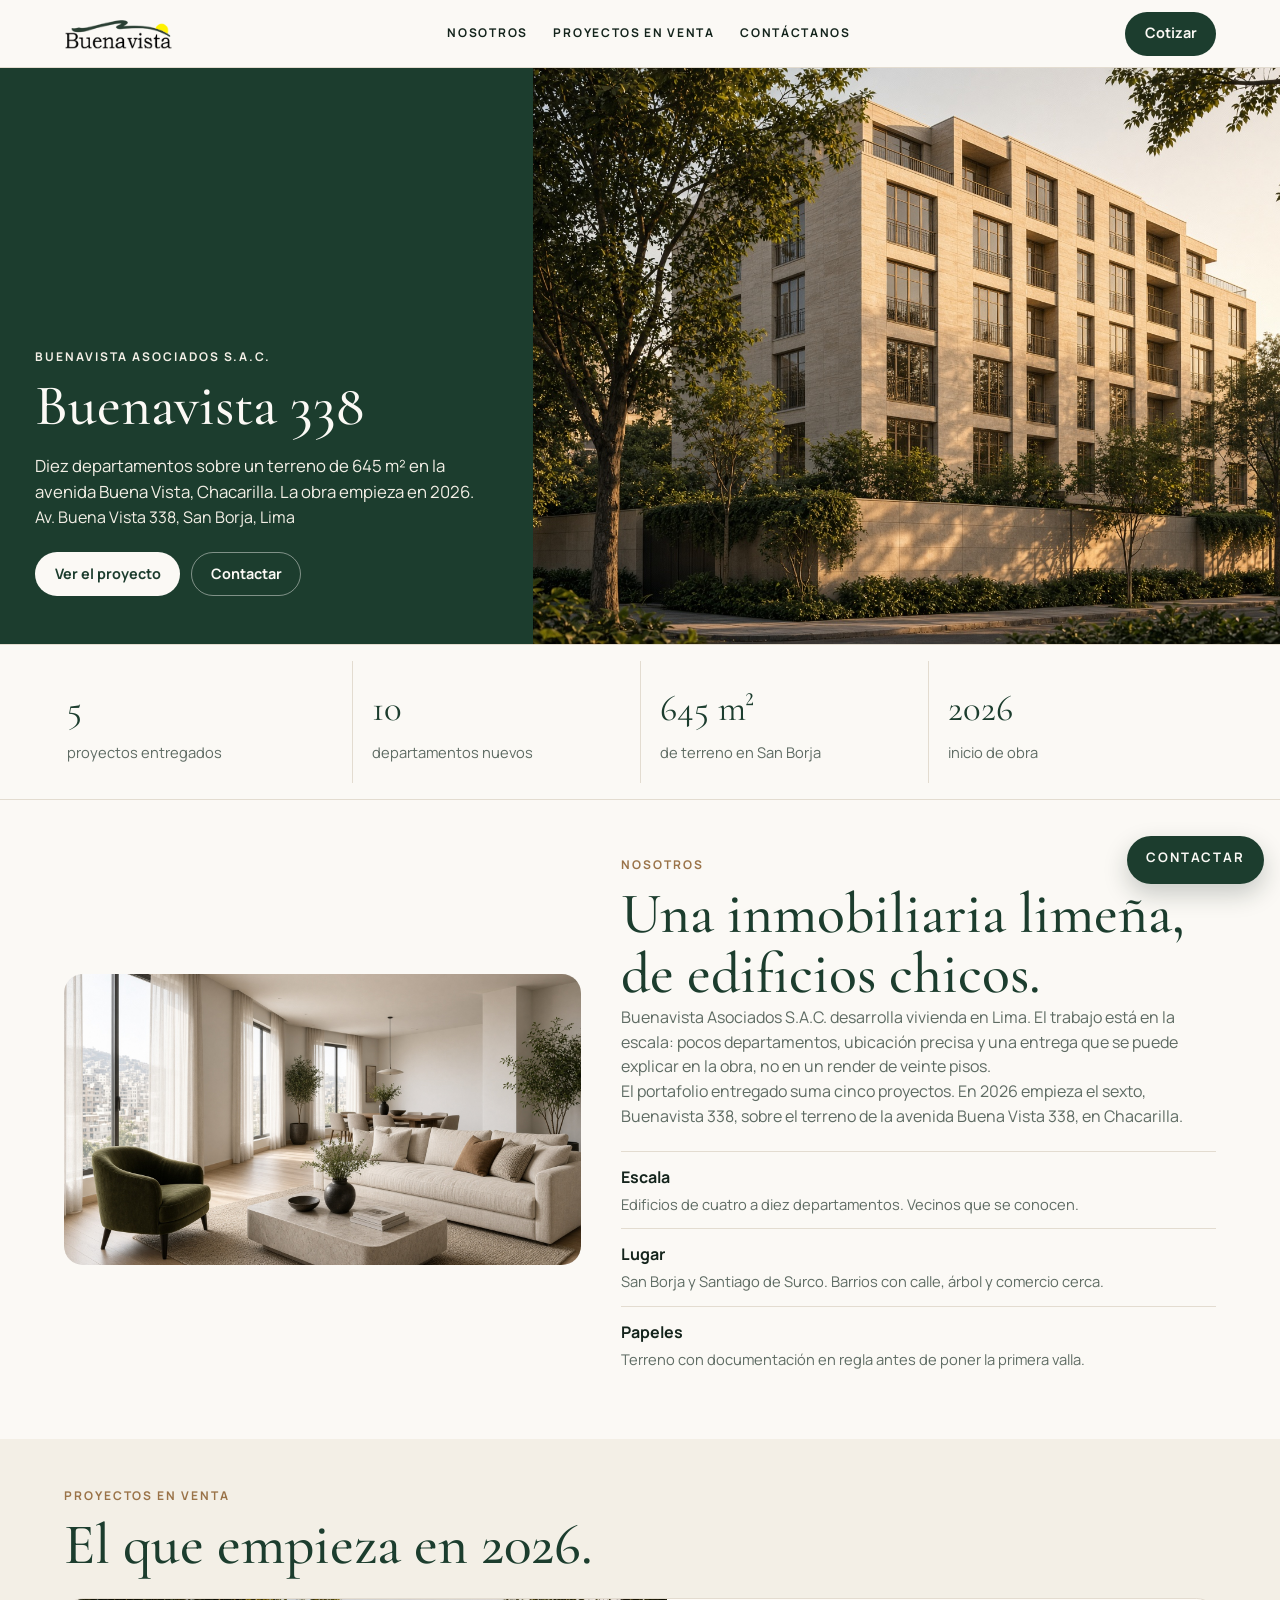
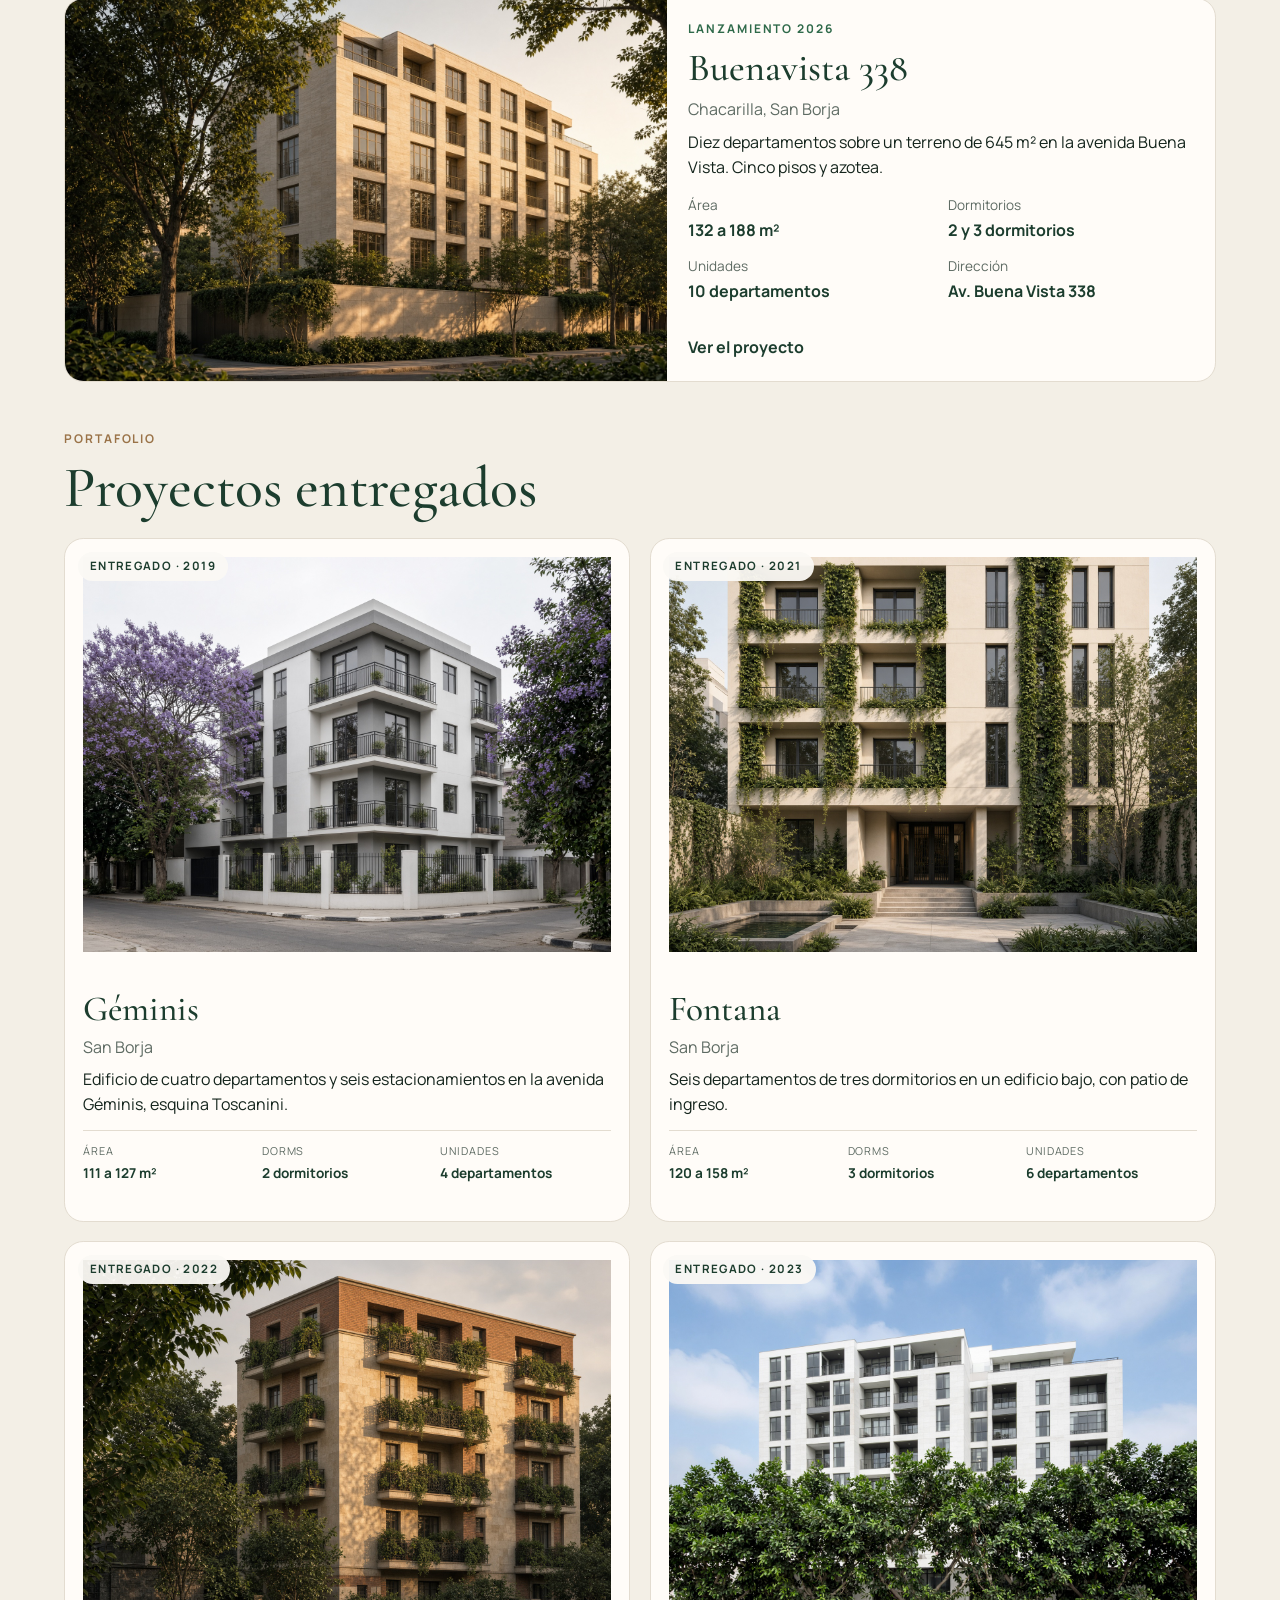
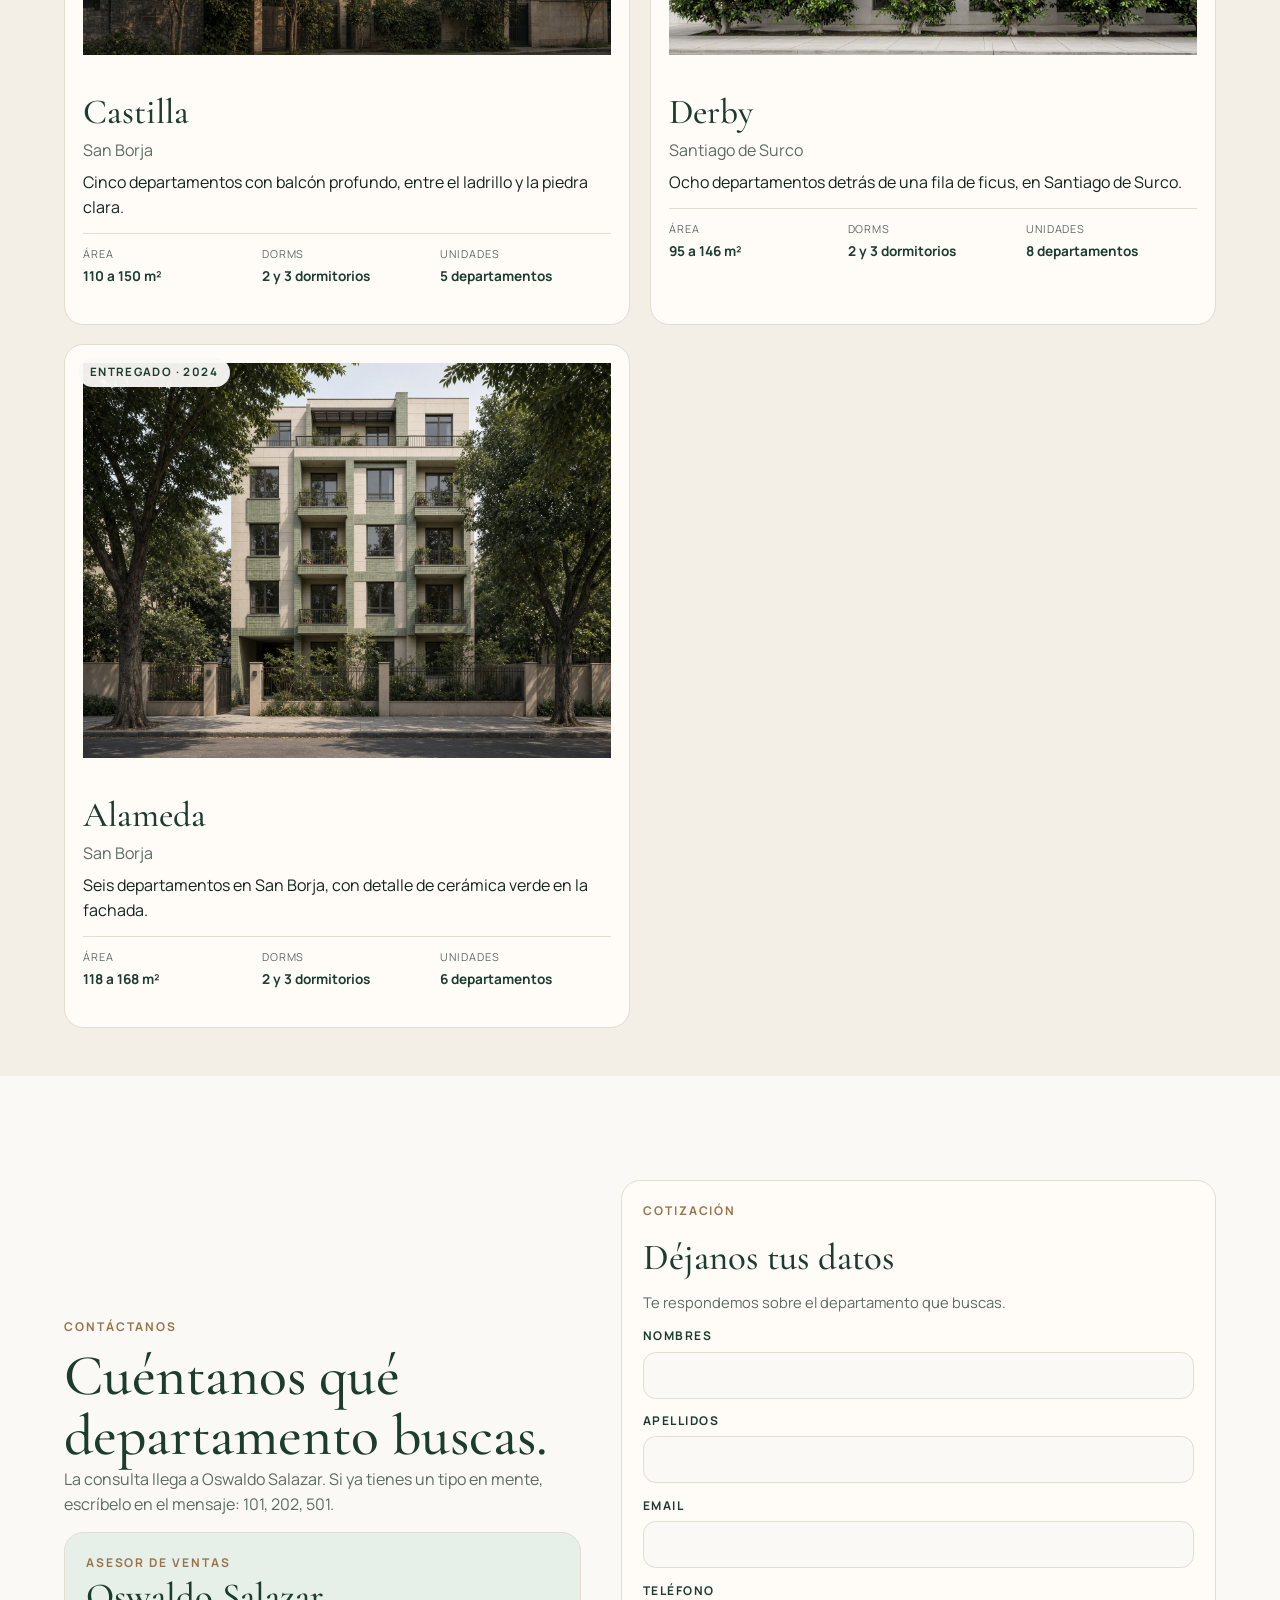
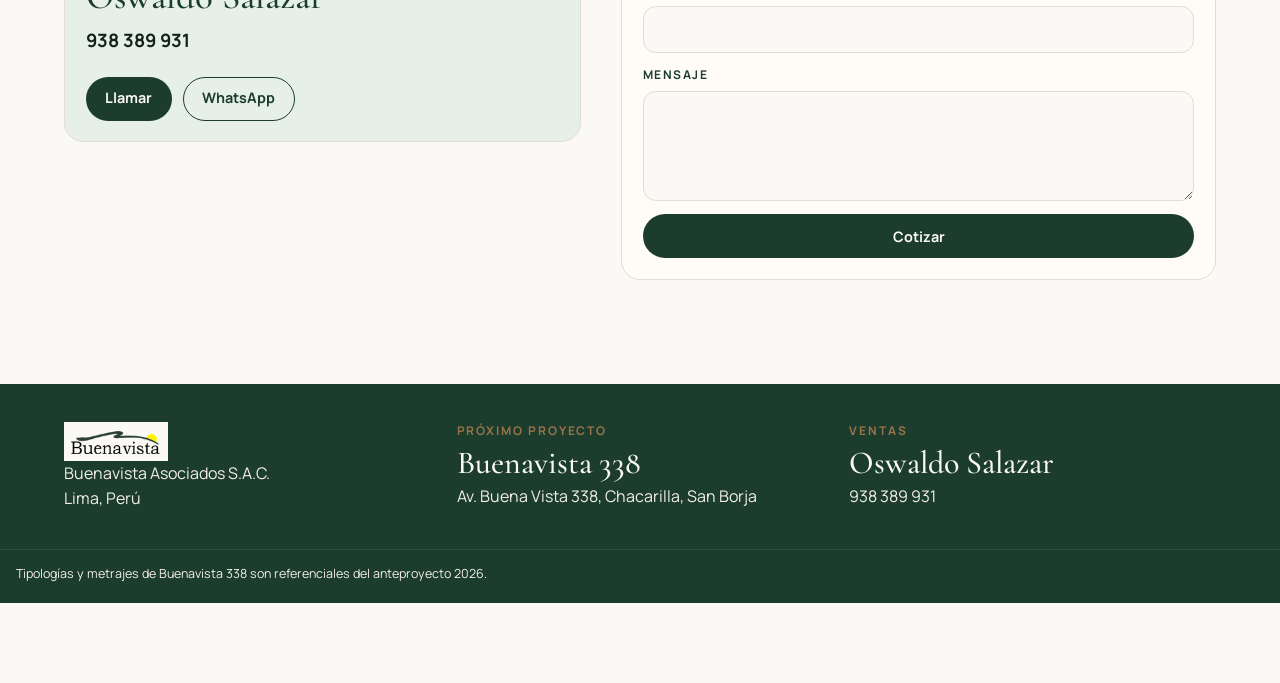
<file: index.html>
<!DOCTYPE html>
<html lang="es">
<head>
  <meta charset="utf-8">
  <meta name="viewport" content="width=device-width, initial-scale=1">
  <title>Buenavista Asociados · Inmobiliaria en Lima</title>
  <meta name="description" content="Buenavista Asociados S.A.C., inmobiliaria de Lima. Buenavista 338 en Chacarilla, San Borja.">
  <link rel="icon" href="favicon.svg" type="image/svg+xml">
  <link rel="preconnect" href="https://fonts.googleapis.com">
  <link rel="preconnect" href="https://fonts.gstatic.com" crossorigin>
  <link href="https://fonts.googleapis.com/css2?family=Cormorant+Garamond:ital,wght@0,500;0,600;0,700;1,500&family=Manrope:wght@400;500;600;700&display=swap" rel="stylesheet">
  <link rel="stylesheet" href="css/estilos.css">
</head>
<body>
  <header class="header">
    <div class="wrap header-bar">
      <a href="index.html"><img class="logo" src="brand/bvlogo.png" alt="Buenavista"></a>
      <nav class="nav" aria-label="Principal">
        <a href="index.html#nosotros">Nosotros</a>
        <a href="index.html#proyectos">Proyectos en venta</a>
        <a href="index.html#contacto">Contáctanos</a>
      </nav>
      <a class="btn btn-solid nav-cta" href="proyectos/buenavista-338/index.html#cotizar">Cotizar</a>
      <button class="menu-btn" type="button" aria-expanded="false" aria-label="Abrir menú">Menú</button>
    </div>
    <div class="mobile-nav" hidden>
      <a href="index.html#nosotros">Nosotros</a>
      <a href="index.html#proyectos">Proyectos en venta</a>
      <a href="index.html#contacto">Contáctanos</a>
    </div>
  </header>
  <main id="contenido">
<section class="home-hero">
  <div class="home-copy">
    <p class="kicker light">Buenavista Asociados S.A.C.</p>
    <h1 class="display title">Buenavista 338</h1>
    <p class="lead cream">Diez departamentos sobre un terreno de 645 m² en la avenida Buena Vista, Chacarilla. La obra empieza en 2026.</p>
    <p class="cream">Av. Buena Vista 338, San Borja, Lima</p>
    <div class="row">
      <a class="btn btn-paper" href="proyectos/buenavista-338/index.html">Ver el proyecto</a>
      <a class="btn btn-ghost" href="#contacto">Contactar</a>
    </div>
  </div>
  <img src="photos/hero.jpg" alt="Fachada referencial de Buenavista 338, edificio residencial en Chacarilla">
</section>
<section class="stats">
  <dl class="wrap stats-grid">
    <div><dt>5</dt><dd>proyectos entregados</dd></div>
    <div><dt>10</dt><dd>departamentos nuevos</dd></div>
    <div><dt>645 m²</dt><dd>de terreno en San Borja</dd></div>
    <div><dt>2026</dt><dd>inicio de obra</dd></div>
  </dl>
</section>
<section id="nosotros" class="wrap split">
  <img class="frame" src="photos/living.jpg" alt="Sala comedor de un departamento con luz natural">
  <div>
    <p class="kicker">Nosotros</p>
    <h2 class="display title">Una inmobiliaria limeña, de edificios chicos.</h2>
    <p class="muted">Buenavista Asociados S.A.C. desarrolla vivienda en Lima. El trabajo está en la escala: pocos departamentos, ubicación precisa y una entrega que se puede explicar en la obra, no en un render de veinte pisos.</p>
    <p class="muted">El portafolio entregado suma cinco proyectos. En 2026 empieza el sexto, Buenavista 338, sobre el terreno de la avenida Buena Vista 338, en Chacarilla.</p>
    <ul class="points">
      <li><strong>Escala</strong><span>Edificios de cuatro a diez departamentos. Vecinos que se conocen.</span></li>
      <li><strong>Lugar</strong><span>San Borja y Santiago de Surco. Barrios con calle, árbol y comercio cerca.</span></li>
      <li><strong>Papeles</strong><span>Terreno con documentación en regla antes de poner la primera valla.</span></li>
    </ul>
  </div>
</section>
<section id="proyectos" class="band">
  <div class="wrap section">
    <p class="kicker">Proyectos en venta</p>
    <h2 class="display title">El que empieza en 2026.</h2>
    <a class="feature" href="proyectos/buenavista-338/index.html">
      <img src="photos/hero.jpg" alt="Buenavista 338, proyecto en Chacarilla, San Borja">
      <div>
        <p class="kicker leaf">Lanzamiento 2026</p>
        <h3 class="display">Buenavista 338</h3>
        <p class="muted">Chacarilla, San Borja</p>
        <p>Diez departamentos sobre un terreno de 645 m² en la avenida Buena Vista. Cinco pisos y azotea.</p>
        <dl class="mini">
          <div><dt>Área</dt><dd>132 a 188 m²</dd></div>
          <div><dt>Dormitorios</dt><dd>2 y 3 dormitorios</dd></div>
          <div><dt>Unidades</dt><dd>10 departamentos</dd></div>
          <div><dt>Dirección</dt><dd>Av. Buena Vista 338</dd></div>
        </dl>
        <p class="more">Ver el proyecto</p>
      </div>
    </a>
    <div id="entregados" class="block">
      <p class="kicker">Portafolio</p>
      <h2 class="display title">Proyectos entregados</h2>
    </div>
    <div class="cards">
      <a class="card-project" href="proyectos/geminis/index.html">
        <div class="shot">
          <img src="photos/geminis.jpg" alt="Edificio Géminis en San Borja">
          <p class="badge">Entregado · 2019</p>
        </div>
        <div>
          <h3 class="display">Géminis</h3>
          <p class="muted">San Borja</p>
          <p>Edificio de cuatro departamentos y seis estacionamientos en la avenida Géminis, esquina Toscanini.</p>
          <dl class="mini-3">
            <div><dt>Área</dt><dd>111 a 127 m²</dd></div>
            <div><dt>Dorms</dt><dd>2 dormitorios</dd></div>
            <div><dt>Unidades</dt><dd>4 departamentos</dd></div>
          </dl>
        </div>
      </a><a class="card-project" href="proyectos/fontana/index.html">
        <div class="shot">
          <img src="photos/fontana.jpg" alt="Edificio Fontana en San Borja">
          <p class="badge">Entregado · 2021</p>
        </div>
        <div>
          <h3 class="display">Fontana</h3>
          <p class="muted">San Borja</p>
          <p>Seis departamentos de tres dormitorios en un edificio bajo, con patio de ingreso.</p>
          <dl class="mini-3">
            <div><dt>Área</dt><dd>120 a 158 m²</dd></div>
            <div><dt>Dorms</dt><dd>3 dormitorios</dd></div>
            <div><dt>Unidades</dt><dd>6 departamentos</dd></div>
          </dl>
        </div>
      </a><a class="card-project" href="proyectos/castilla/index.html">
        <div class="shot">
          <img src="photos/castilla.jpg" alt="Edificio Castilla en San Borja">
          <p class="badge">Entregado · 2022</p>
        </div>
        <div>
          <h3 class="display">Castilla</h3>
          <p class="muted">San Borja</p>
          <p>Cinco departamentos con balcón profundo, entre el ladrillo y la piedra clara.</p>
          <dl class="mini-3">
            <div><dt>Área</dt><dd>110 a 150 m²</dd></div>
            <div><dt>Dorms</dt><dd>2 y 3 dormitorios</dd></div>
            <div><dt>Unidades</dt><dd>5 departamentos</dd></div>
          </dl>
        </div>
      </a><a class="card-project" href="proyectos/derby/index.html">
        <div class="shot">
          <img src="photos/derby.jpg" alt="Edificio Derby en Santiago de Surco">
          <p class="badge">Entregado · 2023</p>
        </div>
        <div>
          <h3 class="display">Derby</h3>
          <p class="muted">Santiago de Surco</p>
          <p>Ocho departamentos detrás de una fila de ficus, en Santiago de Surco.</p>
          <dl class="mini-3">
            <div><dt>Área</dt><dd>95 a 146 m²</dd></div>
            <div><dt>Dorms</dt><dd>2 y 3 dormitorios</dd></div>
            <div><dt>Unidades</dt><dd>8 departamentos</dd></div>
          </dl>
        </div>
      </a><a class="card-project" href="proyectos/alameda/index.html">
        <div class="shot">
          <img src="photos/alameda.jpg" alt="Edificio Alameda en San Borja">
          <p class="badge">Entregado · 2024</p>
        </div>
        <div>
          <h3 class="display">Alameda</h3>
          <p class="muted">San Borja</p>
          <p>Seis departamentos en San Borja, con detalle de cerámica verde en la fachada.</p>
          <dl class="mini-3">
            <div><dt>Área</dt><dd>118 a 168 m²</dd></div>
            <div><dt>Dorms</dt><dd>2 y 3 dormitorios</dd></div>
            <div><dt>Unidades</dt><dd>6 departamentos</dd></div>
          </dl>
        </div>
      </a>
    </div>
  </div>
</section>
<section id="contacto" class="wrap section">
  <div class="split">
    <div>
      <p class="kicker">Contáctanos</p>
      <h2 class="display title">Cuéntanos qué departamento buscas.</h2>
      <p class="muted">La consulta llega a Oswaldo Salazar. Si ya tienes un tipo en mente, escríbelo en el mensaje: 101, 202, 501.</p>
      <aside class="advisor">
    <p class="kicker">Asesor de ventas</p>
    <p class="display">Oswaldo Salazar</p>
    <a class="phone" href="tel:+51938389931">938 389 931</a>
    <div class="row">
      <a class="btn btn-solid" href="tel:+51938389931">Llamar</a>
      <a class="btn btn-line" href="https://wa.me/51938389931" target="_blank" rel="noopener">WhatsApp</a>
    </div>
  </aside>
    </div>
    <div id="cotizar"><form class="card form" data-project="Buenavista 338" novalidate>
    <p class="kicker">Cotización</p>
    <div class="tipo-pick" hidden>
      <p class="kicker">Tipología</p>
      <p class="display tipo-name"></p>
      <p class="tipo-meta"></p>
    </div>
    <h3 class="display form-title">Déjanos tus datos</h3>
    <p class="muted form-note">Te respondemos sobre el departamento que buscas.</p>
    <label>Nombres<input name="nombres" autocomplete="given-name" required></label>
    <label>Apellidos<input name="apellidos" autocomplete="family-name" required></label>
    <label>Email<input name="email" type="email" autocomplete="email" required></label>
    <label>Teléfono<input name="telefono" type="tel" autocomplete="tel" required></label>
    <label>Mensaje<textarea id="mensaje" name="mensaje" rows="4" required></textarea></label>
    <p class="form-error" hidden>Revisa los campos marcados.</p>
    <button class="btn btn-solid btn-block" type="submit">Cotizar</button>
    <p class="form-ok" hidden>Listo. Si WhatsApp no se abrió, escribe al 938 389 931.</p>
  </form></div>
  </div>
</section></main>
  <footer class="footer">
    <div class="wrap footer-grid">
      <div>
        <img class="logo logo-chip" src="brand/bvlogo.png" alt="">
        <p>Buenavista Asociados S.A.C.</p>
        <p>Lima, Perú</p>
      </div>
      <div>
        <p class="kicker">Próximo proyecto</p>
        <p class="display">Buenavista 338</p>
        <p>Av. Buena Vista 338, Chacarilla, San Borja</p>
      </div>
      <div>
        <p class="kicker">Ventas</p>
        <p class="display">Oswaldo Salazar</p>
        <p><a href="tel:+51938389931">938 389 931</a></p>
      </div>
    </div>
    <p class="fine">Tipologías y metrajes de Buenavista 338 son referenciales del anteproyecto 2026.</p>
  </footer>
  <a class="dock" href="#cotizar">Contactar</a>
  <script src="js/sitio.js"></script>
</body>
</html>
</file>
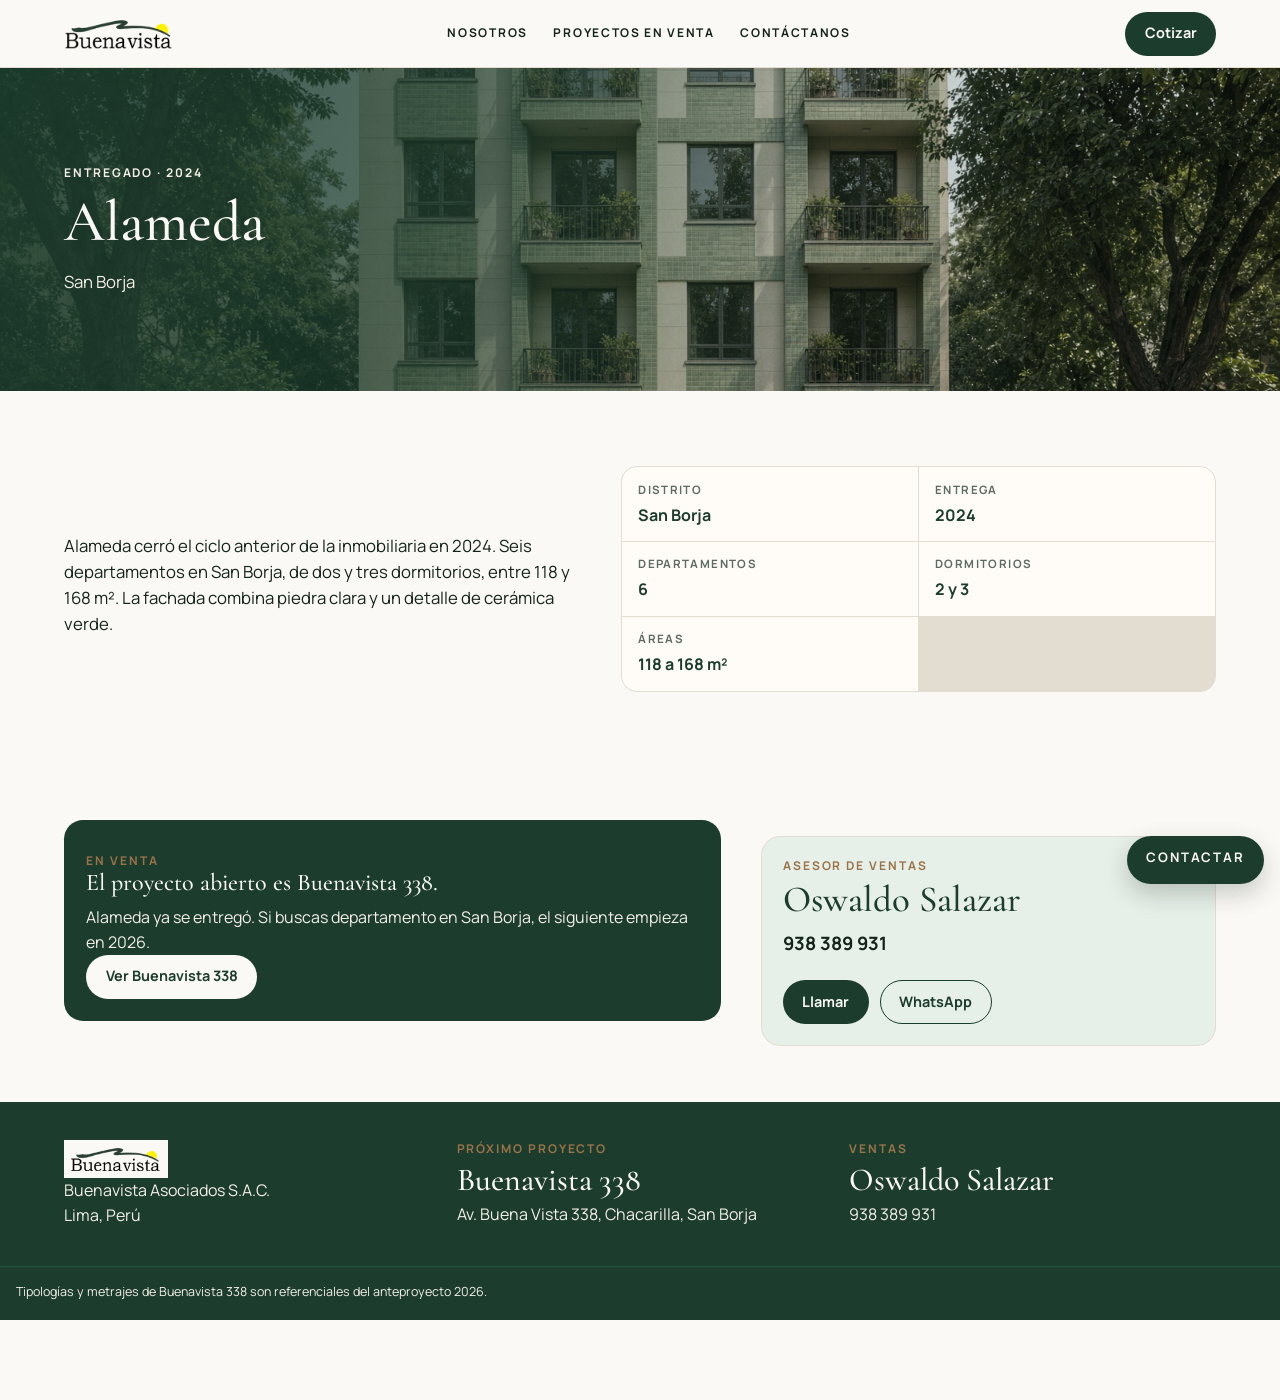
<file: proyectos/alameda/index.html>
<!DOCTYPE html>
<html lang="es">
<head>
  <meta charset="utf-8">
  <meta name="viewport" content="width=device-width, initial-scale=1">
  <title>Alameda · Buenavista</title>
  <meta name="description" content="Seis departamentos en San Borja, con detalle de cerámica verde en la fachada.">
  <link rel="icon" href="../../favicon.svg" type="image/svg+xml">
  <link rel="preconnect" href="https://fonts.googleapis.com">
  <link rel="preconnect" href="https://fonts.gstatic.com" crossorigin>
  <link href="https://fonts.googleapis.com/css2?family=Cormorant+Garamond:ital,wght@0,500;0,600;0,700;1,500&family=Manrope:wght@400;500;600;700&display=swap" rel="stylesheet">
  <link rel="stylesheet" href="../../css/estilos.css">
</head>
<body>
  <header class="header">
    <div class="wrap header-bar">
      <a href="../../index.html"><img class="logo" src="../../brand/bvlogo.png" alt="Buenavista"></a>
      <nav class="nav" aria-label="Principal">
        <a href="../../index.html#nosotros">Nosotros</a>
        <a href="../../index.html#proyectos">Proyectos en venta</a>
        <a href="../../index.html#contacto">Contáctanos</a>
      </nav>
      <a class="btn btn-solid nav-cta" href="../../proyectos/buenavista-338/index.html#cotizar">Cotizar</a>
      <button class="menu-btn" type="button" aria-expanded="false" aria-label="Abrir menú">Menú</button>
    </div>
    <div class="mobile-nav" hidden>
      <a href="../../index.html#nosotros">Nosotros</a>
      <a href="../../index.html#proyectos">Proyectos en venta</a>
      <a href="../../index.html#contacto">Contáctanos</a>
    </div>
  </header>
  <main id="contenido">
<section class="banner">
  <img src="../../photos/alameda.jpg" alt="Edificio Alameda en San Borja">
  <div class="scrim"></div>
  <div class="wrap banner-copy">
    <p class="kicker light">Entregado · 2024</p>
    <h1 class="display title">Alameda</h1>
    <p class="lead">San Borja</p>
  </div>
</section>
<section class="wrap split">
  <p class="lead">Alameda cerró el ciclo anterior de la inmobiliaria en 2024. Seis departamentos en San Borja, de dos y tres dormitorios, entre 118 y 168 m². La fachada combina piedra clara y un detalle de cerámica verde.</p>
  <dl class="facts"><div><dt>Distrito</dt><dd>San Borja</dd></div><div><dt>Entrega</dt><dd>2024</dd></div><div><dt>Departamentos</dt><dd>6</dd></div><div><dt>Dormitorios</dt><dd>2 y 3</dd></div><div><dt>Áreas</dt><dd>118 a 168 m²</dd></div></dl>
</section>
<section class="wrap split tight">
  <div class="sold">
    <p class="kicker">En venta</p>
    <h2 class="display">El proyecto abierto es Buenavista 338.</h2>
    <p>Alameda ya se entregó. Si buscas departamento en San Borja, el siguiente empieza en 2026.</p>
    <a class="btn btn-paper" href="../buenavista-338/index.html">Ver Buenavista 338</a>
  </div>
  <aside class="advisor">
    <p class="kicker">Asesor de ventas</p>
    <p class="display">Oswaldo Salazar</p>
    <a class="phone" href="tel:+51938389931">938 389 931</a>
    <div class="row">
      <a class="btn btn-solid" href="tel:+51938389931">Llamar</a>
      <a class="btn btn-line" href="https://wa.me/51938389931" target="_blank" rel="noopener">WhatsApp</a>
    </div>
  </aside>
</section></main>
  <footer class="footer">
    <div class="wrap footer-grid">
      <div>
        <img class="logo logo-chip" src="../../brand/bvlogo.png" alt="">
        <p>Buenavista Asociados S.A.C.</p>
        <p>Lima, Perú</p>
      </div>
      <div>
        <p class="kicker">Próximo proyecto</p>
        <p class="display">Buenavista 338</p>
        <p>Av. Buena Vista 338, Chacarilla, San Borja</p>
      </div>
      <div>
        <p class="kicker">Ventas</p>
        <p class="display">Oswaldo Salazar</p>
        <p><a href="tel:+51938389931">938 389 931</a></p>
      </div>
    </div>
    <p class="fine">Tipologías y metrajes de Buenavista 338 son referenciales del anteproyecto 2026.</p>
  </footer>
  <a class="dock" href="../../proyectos/buenavista-338/index.html#cotizar">Contactar</a>
  <script src="../../js/sitio.js"></script>
</body>
</html>
</file>
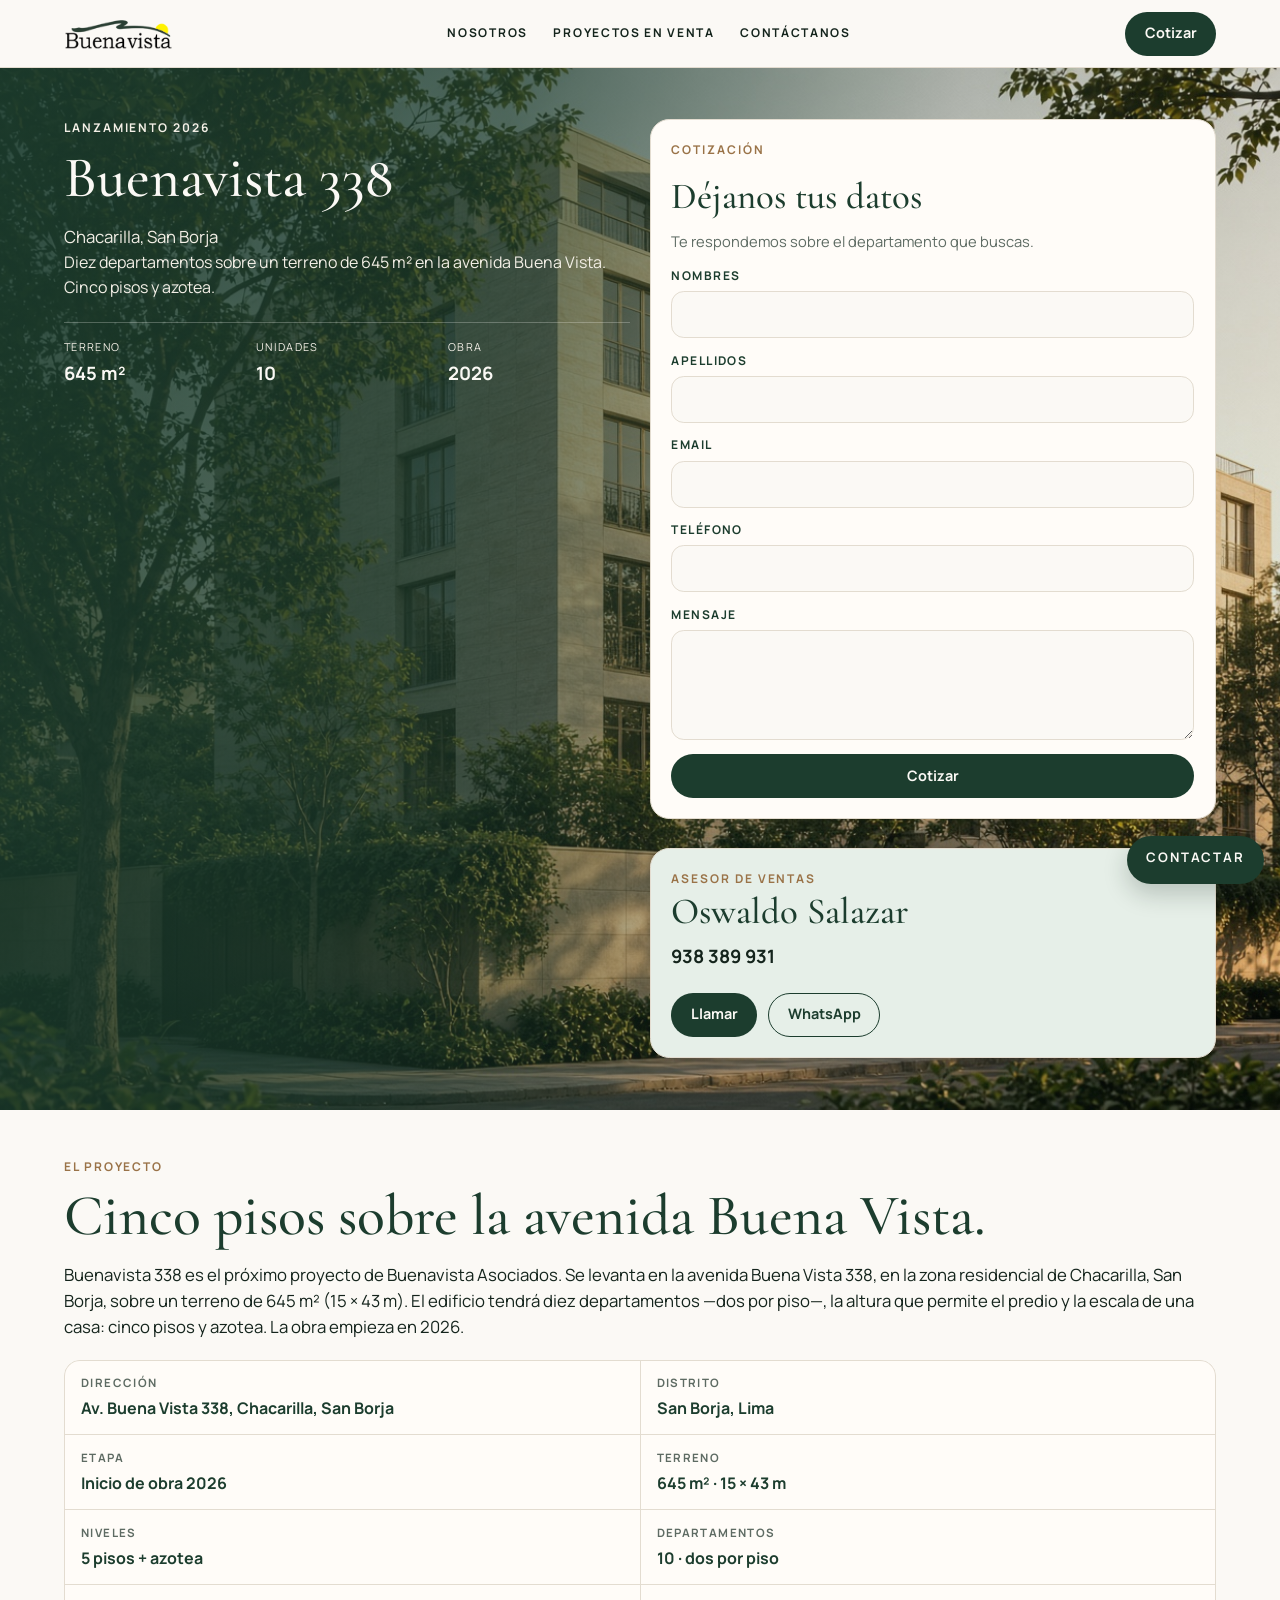
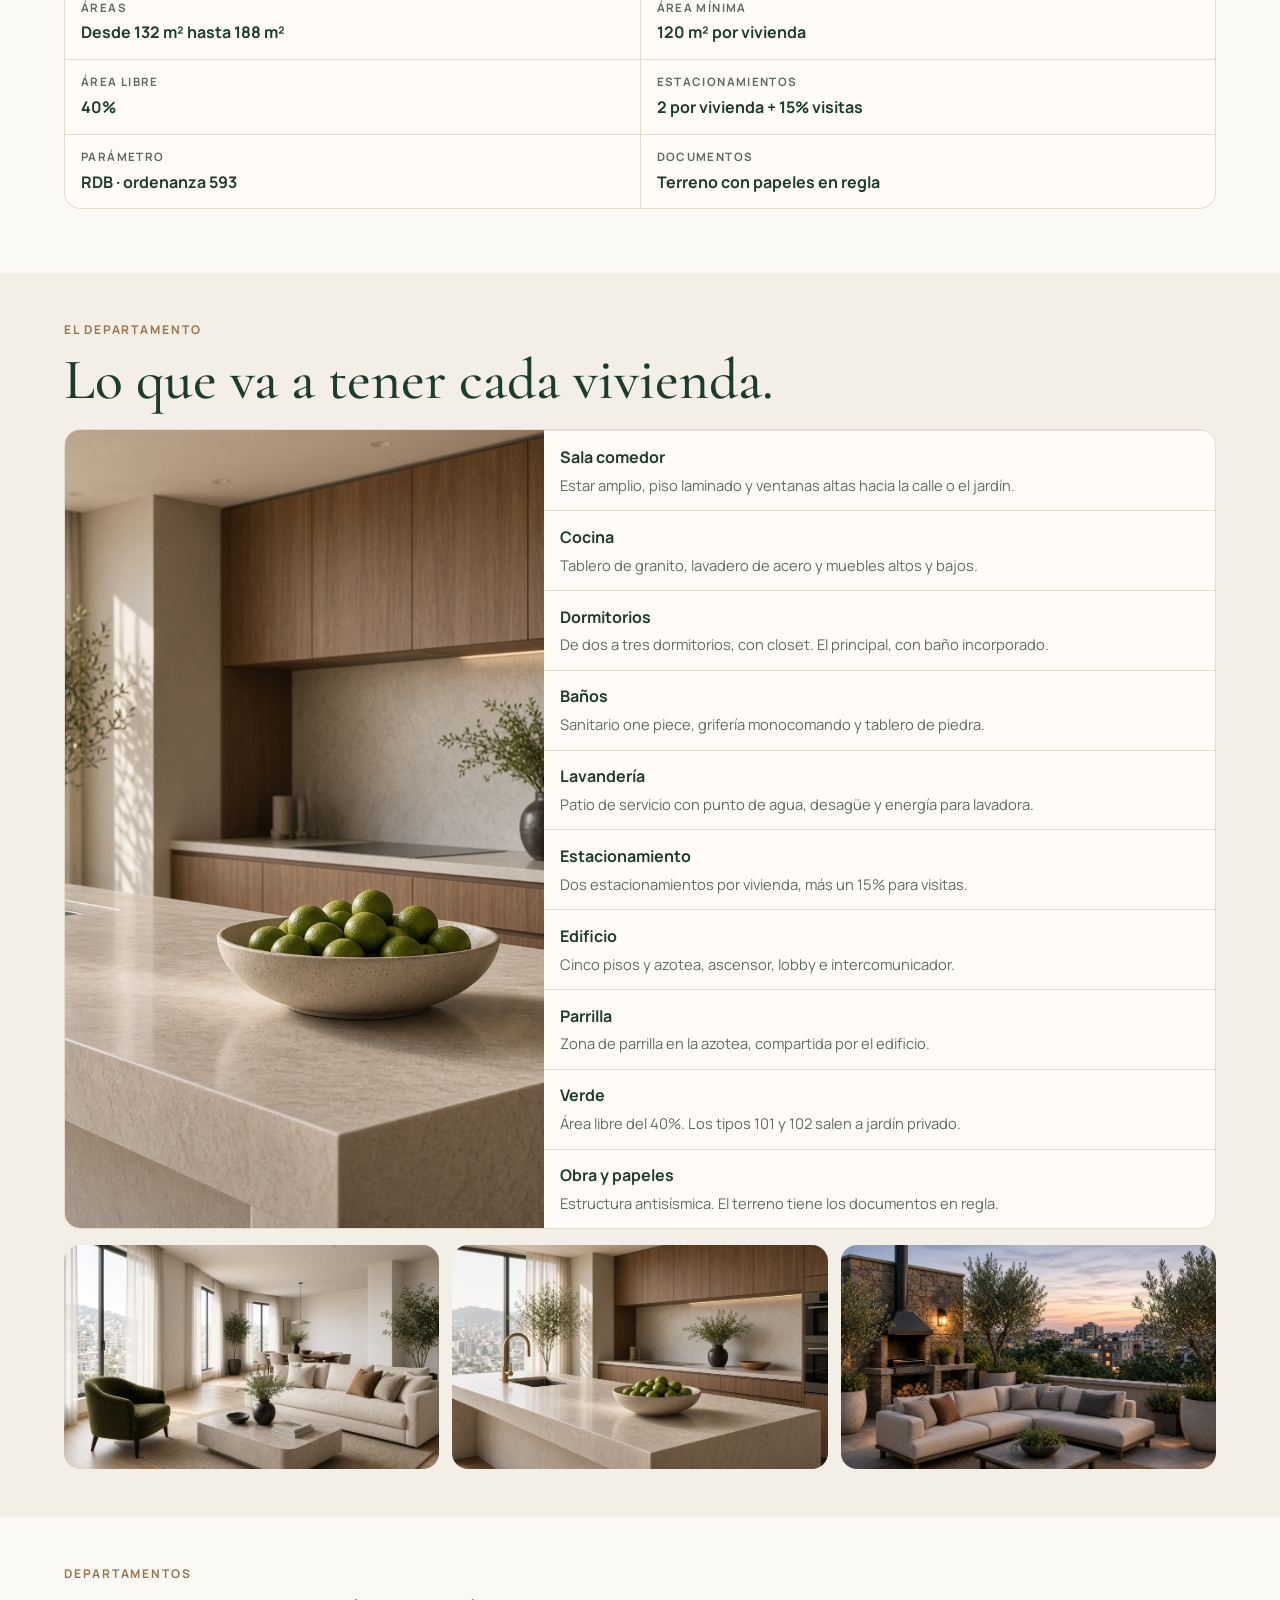
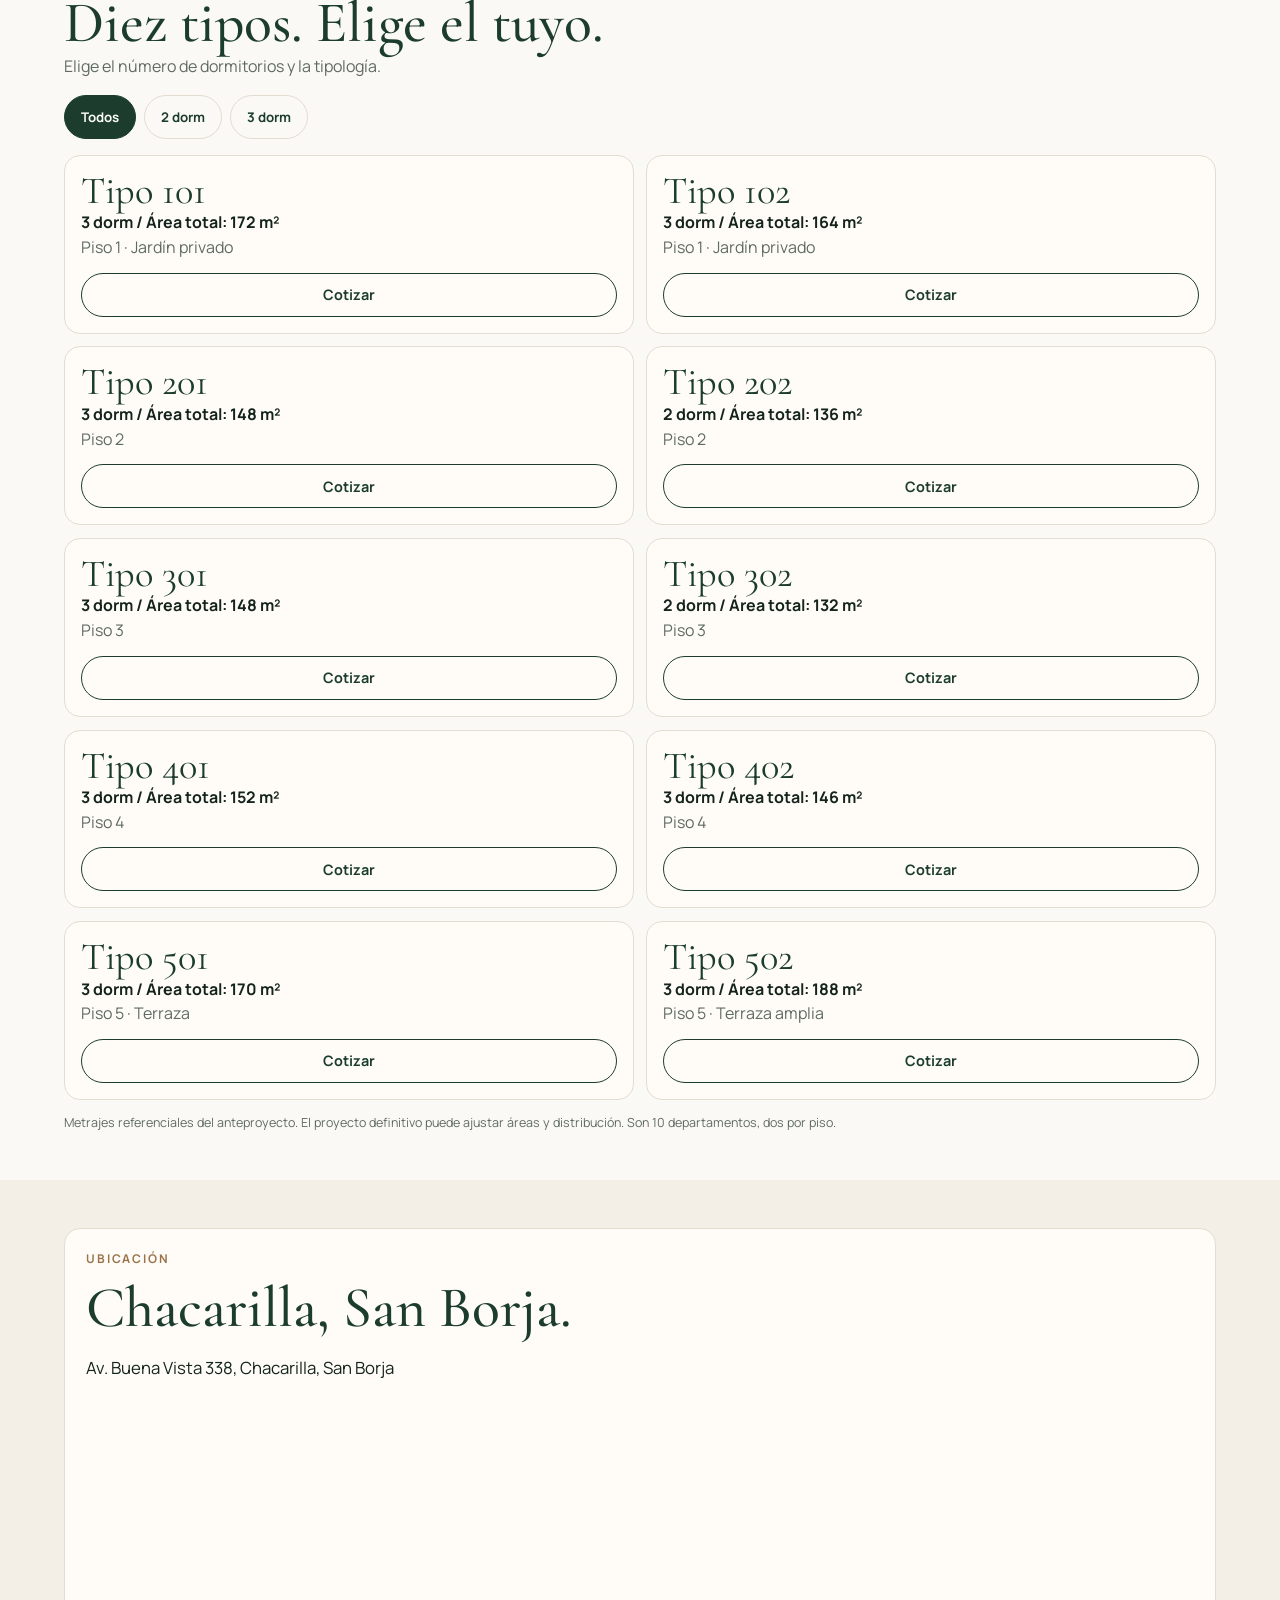
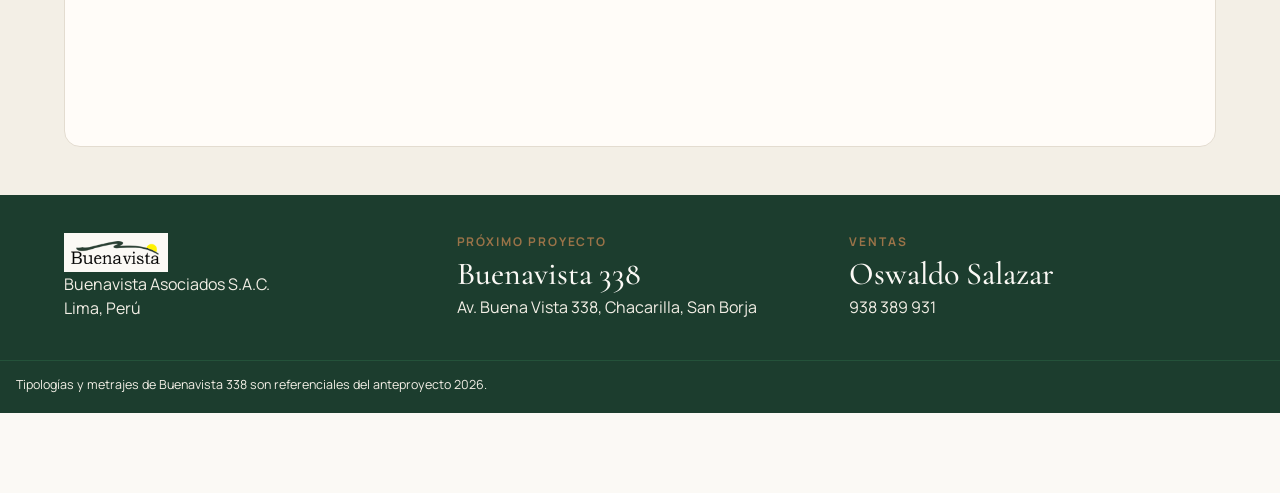
<file: proyectos/buenavista-338/index.html>
<!DOCTYPE html>
<html lang="es">
<head>
  <meta charset="utf-8">
  <meta name="viewport" content="width=device-width, initial-scale=1">
  <title>Buenavista 338 · Buenavista</title>
  <meta name="description" content="Diez departamentos sobre un terreno de 645 m² en la avenida Buena Vista. Cinco pisos y azotea.">
  <link rel="icon" href="../../favicon.svg" type="image/svg+xml">
  <link rel="preconnect" href="https://fonts.googleapis.com">
  <link rel="preconnect" href="https://fonts.gstatic.com" crossorigin>
  <link href="https://fonts.googleapis.com/css2?family=Cormorant+Garamond:ital,wght@0,500;0,600;0,700;1,500&family=Manrope:wght@400;500;600;700&display=swap" rel="stylesheet">
  <link rel="stylesheet" href="../../css/estilos.css">
</head>
<body>
  <header class="header">
    <div class="wrap header-bar">
      <a href="../../index.html"><img class="logo" src="../../brand/bvlogo.png" alt="Buenavista"></a>
      <nav class="nav" aria-label="Principal">
        <a href="../../index.html#nosotros">Nosotros</a>
        <a href="../../index.html#proyectos">Proyectos en venta</a>
        <a href="../../index.html#contacto">Contáctanos</a>
      </nav>
      <a class="btn btn-solid nav-cta" href="../../proyectos/buenavista-338/index.html#cotizar">Cotizar</a>
      <button class="menu-btn" type="button" aria-expanded="false" aria-label="Abrir menú">Menú</button>
    </div>
    <div class="mobile-nav" hidden>
      <a href="../../index.html#nosotros">Nosotros</a>
      <a href="../../index.html#proyectos">Proyectos en venta</a>
      <a href="../../index.html#contacto">Contáctanos</a>
    </div>
  </header>
  <main id="contenido">
<section class="launch-hero">
  <img src="../../photos/hero.jpg" alt="Fachada referencial de Buenavista 338 en Chacarilla, San Borja">
  <div class="scrim"></div>
  <div class="wrap launch-grid">
    <div class="launch-copy">
      <p class="kicker light">Lanzamiento 2026</p>
      <h1 class="display title">Buenavista 338</h1>
      <p class="lead">Chacarilla, San Borja</p>
      <p>Diez departamentos sobre un terreno de 645 m² en la avenida Buena Vista. Cinco pisos y azotea.</p>
      <dl class="hero-stats">
        <div><dt>Terreno</dt><dd>645 m²</dd></div>
        <div><dt>Unidades</dt><dd>10</dd></div>
        <div><dt>Obra</dt><dd>2026</dd></div>
      </dl>
    </div>
    <div id="cotizar" class="stack-sm"><form class="card form" data-project="Buenavista 338" novalidate>
    <p class="kicker">Cotización</p>
    <div class="tipo-pick" hidden>
      <p class="kicker">Tipología</p>
      <p class="display tipo-name"></p>
      <p class="tipo-meta"></p>
    </div>
    <h3 class="display form-title">Déjanos tus datos</h3>
    <p class="muted form-note">Te respondemos sobre el departamento que buscas.</p>
    <label>Nombres<input name="nombres" autocomplete="given-name" required></label>
    <label>Apellidos<input name="apellidos" autocomplete="family-name" required></label>
    <label>Email<input name="email" type="email" autocomplete="email" required></label>
    <label>Teléfono<input name="telefono" type="tel" autocomplete="tel" required></label>
    <label>Mensaje<textarea id="mensaje" name="mensaje" rows="4" required></textarea></label>
    <p class="form-error" hidden>Revisa los campos marcados.</p>
    <button class="btn btn-solid btn-block" type="submit">Cotizar</button>
    <p class="form-ok" hidden>Listo. Si WhatsApp no se abrió, escribe al 938 389 931.</p>
  </form><aside class="advisor">
    <p class="kicker">Asesor de ventas</p>
    <p class="display">Oswaldo Salazar</p>
    <a class="phone" href="tel:+51938389931">938 389 931</a>
    <div class="row">
      <a class="btn btn-solid" href="tel:+51938389931">Llamar</a>
      <a class="btn btn-line" href="https://wa.me/51938389931" target="_blank" rel="noopener">WhatsApp</a>
    </div>
  </aside></div>
  </div>
</section>

<section class="wrap section">
  <p class="kicker">El proyecto</p>
  <h2 class="display title">Cinco pisos sobre la avenida Buena Vista.</h2>
  <p class="lead">Buenavista 338 es el próximo proyecto de Buenavista Asociados. Se levanta en la avenida Buena Vista 338, en la zona residencial de Chacarilla, San Borja, sobre un terreno de 645 m² (15 × 43 m). El edificio tendrá diez departamentos —dos por piso—, la altura que permite el predio y la escala de una casa: cinco pisos y azotea. La obra empieza en 2026.</p>
  <dl class="facts"><div><dt>Dirección</dt><dd>Av. Buena Vista 338, Chacarilla, San Borja</dd></div><div><dt>Distrito</dt><dd>San Borja, Lima</dd></div><div><dt>Etapa</dt><dd>Inicio de obra 2026</dd></div><div><dt>Terreno</dt><dd>645 m² · 15 × 43 m</dd></div><div><dt>Niveles</dt><dd>5 pisos + azotea</dd></div><div><dt>Departamentos</dt><dd>10 · dos por piso</dd></div><div><dt>Áreas</dt><dd>Desde 132 m² hasta 188 m²</dd></div><div><dt>Área mínima</dt><dd>120 m² por vivienda</dd></div><div><dt>Área libre</dt><dd>40%</dd></div><div><dt>Estacionamientos</dt><dd>2 por vivienda + 15% visitas</dd></div><div><dt>Parámetro</dt><dd>RDB · ordenanza 593</dd></div><div><dt>Documentos</dt><dd>Terreno con papeles en regla</dd></div></dl>
</section>
<section class="band">
  <div class="wrap section">
    <p class="kicker">El departamento</p>
    <h2 class="display title">Lo que va a tener cada vivienda.</h2>
    <div class="feature-box">
      <img src="../../photos/kitchen.jpg" alt="Cocina referencial con tablero de piedra">
      <ul>
        <li><h3>Sala comedor</h3><p>Estar amplio, piso laminado y ventanas altas hacia la calle o el jardín.</p></li><li><h3>Cocina</h3><p>Tablero de granito, lavadero de acero y muebles altos y bajos.</p></li><li><h3>Dormitorios</h3><p>De dos a tres dormitorios, con closet. El principal, con baño incorporado.</p></li><li><h3>Baños</h3><p>Sanitario one piece, grifería monocomando y tablero de piedra.</p></li><li><h3>Lavandería</h3><p>Patio de servicio con punto de agua, desagüe y energía para lavadora.</p></li><li><h3>Estacionamiento</h3><p>Dos estacionamientos por vivienda, más un 15% para visitas.</p></li><li><h3>Edificio</h3><p>Cinco pisos y azotea, ascensor, lobby e intercomunicador.</p></li><li><h3>Parrilla</h3><p>Zona de parrilla en la azotea, compartida por el edificio.</p></li><li><h3>Verde</h3><p>Área libre del 40%. Los tipos 101 y 102 salen a jardín privado.</p></li><li><h3>Obra y papeles</h3><p>Estructura antisísmica. El terreno tiene los documentos en regla.</p></li>
      </ul>
    </div>
    <div class="gallery">
      <img src="../../photos/living.jpg" alt="Referencia de acabados interiores"><img src="../../photos/kitchen.jpg" alt="Referencia de acabados interiores"><img src="../../photos/terrace.jpg" alt="Referencia de acabados interiores">
    </div>
  </div>
</section>
<section id="tipologias" class="wrap section">
  <p class="kicker">Departamentos</p>
  <h2 class="display title">Diez tipos. Elige el tuyo.</h2>
  <p class="muted">Elige el número de dormitorios y la tipología.</p>
  <div class="filters" role="group" aria-label="Filtrar por dormitorios">
    <button type="button" class="chip is-on" data-dorms="todos">Todos</button>
    <button type="button" class="chip" data-dorms="2">2 dorm</button>
    <button type="button" class="chip" data-dorms="3">3 dorm</button>
  </div>
  <ul class="unit-grid">
    <li data-dorms="3">
      <div>
        <p class="tipo">Tipo 101</p>
        <p class="strong">3 dorm / Área total: 172 m²</p>
        <p class="muted">Piso 1 · Jardín privado</p>
      </div>
      <button type="button" class="btn btn-line" data-cotizar="101" data-dorms-n="3" data-area="172">Cotizar</button>
    </li><li data-dorms="3">
      <div>
        <p class="tipo">Tipo 102</p>
        <p class="strong">3 dorm / Área total: 164 m²</p>
        <p class="muted">Piso 1 · Jardín privado</p>
      </div>
      <button type="button" class="btn btn-line" data-cotizar="102" data-dorms-n="3" data-area="164">Cotizar</button>
    </li><li data-dorms="3">
      <div>
        <p class="tipo">Tipo 201</p>
        <p class="strong">3 dorm / Área total: 148 m²</p>
        <p class="muted">Piso 2</p>
      </div>
      <button type="button" class="btn btn-line" data-cotizar="201" data-dorms-n="3" data-area="148">Cotizar</button>
    </li><li data-dorms="2">
      <div>
        <p class="tipo">Tipo 202</p>
        <p class="strong">2 dorm / Área total: 136 m²</p>
        <p class="muted">Piso 2</p>
      </div>
      <button type="button" class="btn btn-line" data-cotizar="202" data-dorms-n="2" data-area="136">Cotizar</button>
    </li><li data-dorms="3">
      <div>
        <p class="tipo">Tipo 301</p>
        <p class="strong">3 dorm / Área total: 148 m²</p>
        <p class="muted">Piso 3</p>
      </div>
      <button type="button" class="btn btn-line" data-cotizar="301" data-dorms-n="3" data-area="148">Cotizar</button>
    </li><li data-dorms="2">
      <div>
        <p class="tipo">Tipo 302</p>
        <p class="strong">2 dorm / Área total: 132 m²</p>
        <p class="muted">Piso 3</p>
      </div>
      <button type="button" class="btn btn-line" data-cotizar="302" data-dorms-n="2" data-area="132">Cotizar</button>
    </li><li data-dorms="3">
      <div>
        <p class="tipo">Tipo 401</p>
        <p class="strong">3 dorm / Área total: 152 m²</p>
        <p class="muted">Piso 4</p>
      </div>
      <button type="button" class="btn btn-line" data-cotizar="401" data-dorms-n="3" data-area="152">Cotizar</button>
    </li><li data-dorms="3">
      <div>
        <p class="tipo">Tipo 402</p>
        <p class="strong">3 dorm / Área total: 146 m²</p>
        <p class="muted">Piso 4</p>
      </div>
      <button type="button" class="btn btn-line" data-cotizar="402" data-dorms-n="3" data-area="146">Cotizar</button>
    </li><li data-dorms="3">
      <div>
        <p class="tipo">Tipo 501</p>
        <p class="strong">3 dorm / Área total: 170 m²</p>
        <p class="muted">Piso 5 · Terraza</p>
      </div>
      <button type="button" class="btn btn-line" data-cotizar="501" data-dorms-n="3" data-area="170">Cotizar</button>
    </li><li data-dorms="3">
      <div>
        <p class="tipo">Tipo 502</p>
        <p class="strong">3 dorm / Área total: 188 m²</p>
        <p class="muted">Piso 5 · Terraza amplia</p>
      </div>
      <button type="button" class="btn btn-line" data-cotizar="502" data-dorms-n="3" data-area="188">Cotizar</button>
    </li>
  </ul>
  <p class="fine dark">Metrajes referenciales del anteproyecto. El proyecto definitivo puede ajustar áreas y distribución. Son 10 departamentos, dos por piso.</p>
</section>
<section id="ubicacion" class="band">
  <div class="wrap section">
    <div class="map-card">
      <div class="map-head">
        <p class="kicker">Ubicación</p>
        <h2 class="display title">Chacarilla, San Borja.</h2>
        <p class="lead">Av. Buena Vista 338, Chacarilla, San Borja</p>
      </div>
      <iframe title="Mapa de Av. Buena Vista 338, Chacarilla, San Borja" src="https://maps.google.com/maps?q=Av.%20Buena%20Vista%20338%2C%20Chacarilla%2C%20San%20Borja%2C%20Lima%2C%20Peru&hl=es&z=16&output=embed" loading="lazy" referrerpolicy="no-referrer-when-downgrade"></iframe>
    </div>
  </div>
</section></main>
  <footer class="footer">
    <div class="wrap footer-grid">
      <div>
        <img class="logo logo-chip" src="../../brand/bvlogo.png" alt="">
        <p>Buenavista Asociados S.A.C.</p>
        <p>Lima, Perú</p>
      </div>
      <div>
        <p class="kicker">Próximo proyecto</p>
        <p class="display">Buenavista 338</p>
        <p>Av. Buena Vista 338, Chacarilla, San Borja</p>
      </div>
      <div>
        <p class="kicker">Ventas</p>
        <p class="display">Oswaldo Salazar</p>
        <p><a href="tel:+51938389931">938 389 931</a></p>
      </div>
    </div>
    <p class="fine">Tipologías y metrajes de Buenavista 338 son referenciales del anteproyecto 2026.</p>
  </footer>
  <a class="dock" href="#cotizar">Contactar</a>
  <script src="../../js/sitio.js"></script>
</body>
</html>
</file>
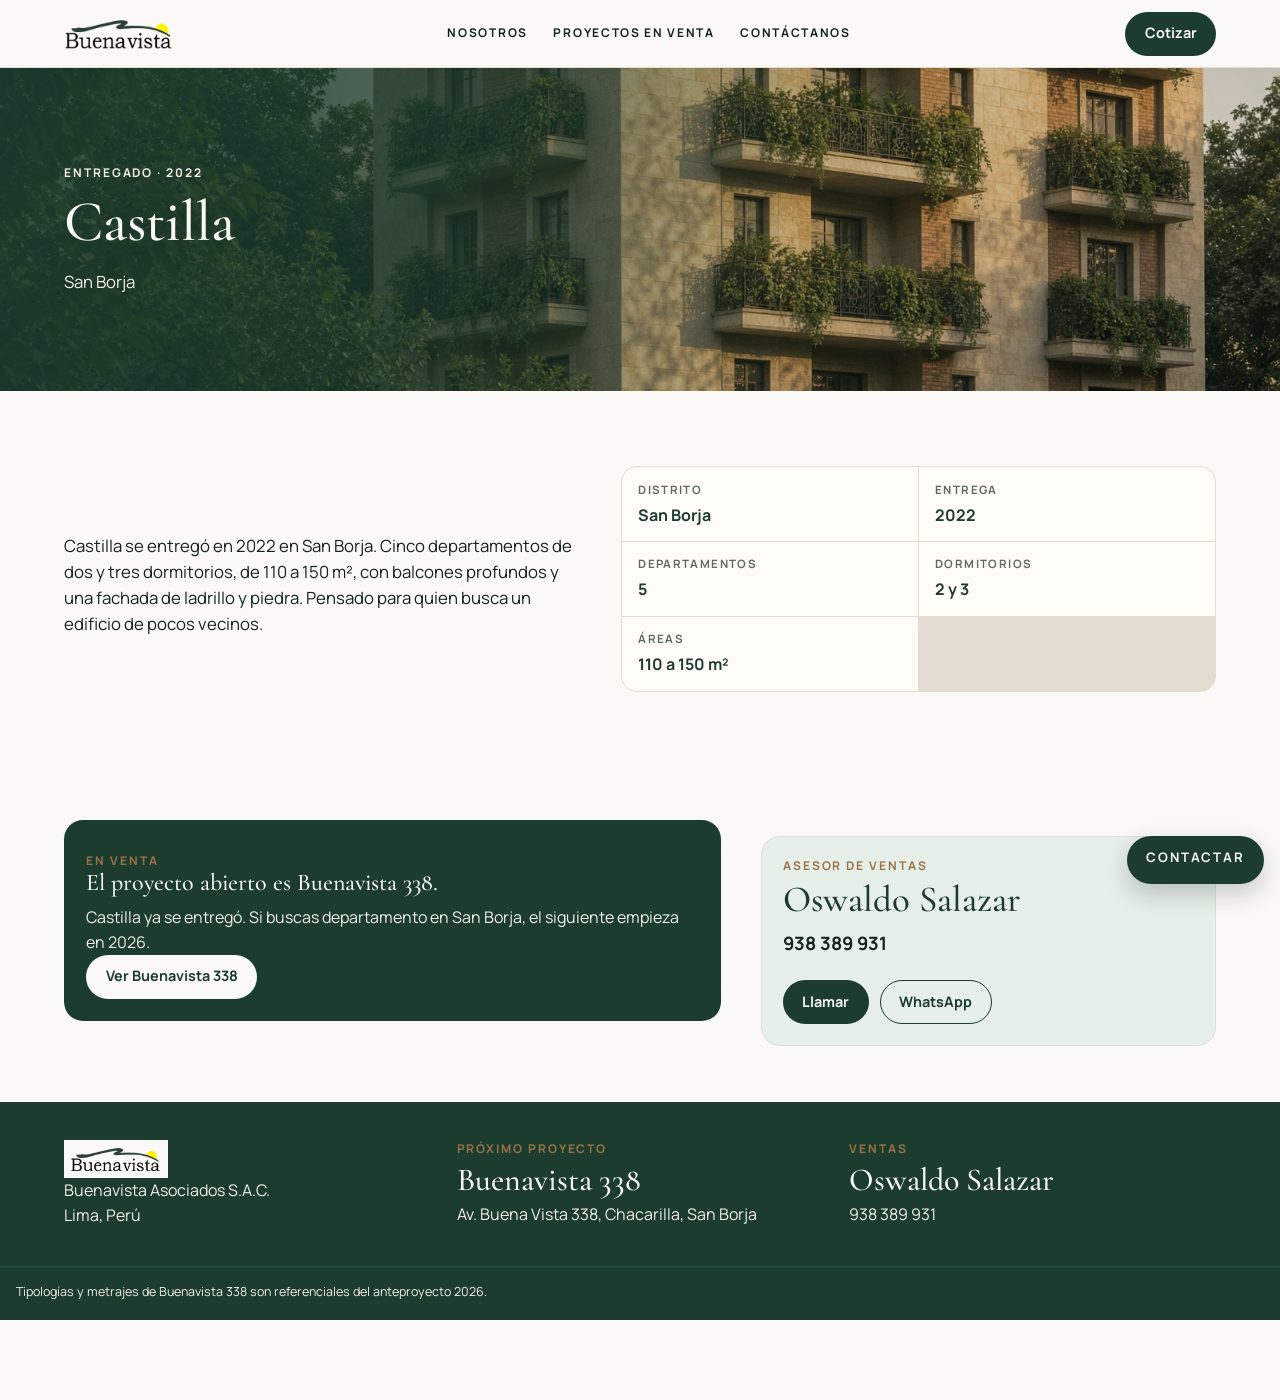
<file: proyectos/castilla/index.html>
<!DOCTYPE html>
<html lang="es">
<head>
  <meta charset="utf-8">
  <meta name="viewport" content="width=device-width, initial-scale=1">
  <title>Castilla · Buenavista</title>
  <meta name="description" content="Cinco departamentos con balcón profundo, entre el ladrillo y la piedra clara.">
  <link rel="icon" href="../../favicon.svg" type="image/svg+xml">
  <link rel="preconnect" href="https://fonts.googleapis.com">
  <link rel="preconnect" href="https://fonts.gstatic.com" crossorigin>
  <link href="https://fonts.googleapis.com/css2?family=Cormorant+Garamond:ital,wght@0,500;0,600;0,700;1,500&family=Manrope:wght@400;500;600;700&display=swap" rel="stylesheet">
  <link rel="stylesheet" href="../../css/estilos.css">
</head>
<body>
  <header class="header">
    <div class="wrap header-bar">
      <a href="../../index.html"><img class="logo" src="../../brand/bvlogo.png" alt="Buenavista"></a>
      <nav class="nav" aria-label="Principal">
        <a href="../../index.html#nosotros">Nosotros</a>
        <a href="../../index.html#proyectos">Proyectos en venta</a>
        <a href="../../index.html#contacto">Contáctanos</a>
      </nav>
      <a class="btn btn-solid nav-cta" href="../../proyectos/buenavista-338/index.html#cotizar">Cotizar</a>
      <button class="menu-btn" type="button" aria-expanded="false" aria-label="Abrir menú">Menú</button>
    </div>
    <div class="mobile-nav" hidden>
      <a href="../../index.html#nosotros">Nosotros</a>
      <a href="../../index.html#proyectos">Proyectos en venta</a>
      <a href="../../index.html#contacto">Contáctanos</a>
    </div>
  </header>
  <main id="contenido">
<section class="banner">
  <img src="../../photos/castilla.jpg" alt="Edificio Castilla en San Borja">
  <div class="scrim"></div>
  <div class="wrap banner-copy">
    <p class="kicker light">Entregado · 2022</p>
    <h1 class="display title">Castilla</h1>
    <p class="lead">San Borja</p>
  </div>
</section>
<section class="wrap split">
  <p class="lead">Castilla se entregó en 2022 en San Borja. Cinco departamentos de dos y tres dormitorios, de 110 a 150 m², con balcones profundos y una fachada de ladrillo y piedra. Pensado para quien busca un edificio de pocos vecinos.</p>
  <dl class="facts"><div><dt>Distrito</dt><dd>San Borja</dd></div><div><dt>Entrega</dt><dd>2022</dd></div><div><dt>Departamentos</dt><dd>5</dd></div><div><dt>Dormitorios</dt><dd>2 y 3</dd></div><div><dt>Áreas</dt><dd>110 a 150 m²</dd></div></dl>
</section>
<section class="wrap split tight">
  <div class="sold">
    <p class="kicker">En venta</p>
    <h2 class="display">El proyecto abierto es Buenavista 338.</h2>
    <p>Castilla ya se entregó. Si buscas departamento en San Borja, el siguiente empieza en 2026.</p>
    <a class="btn btn-paper" href="../buenavista-338/index.html">Ver Buenavista 338</a>
  </div>
  <aside class="advisor">
    <p class="kicker">Asesor de ventas</p>
    <p class="display">Oswaldo Salazar</p>
    <a class="phone" href="tel:+51938389931">938 389 931</a>
    <div class="row">
      <a class="btn btn-solid" href="tel:+51938389931">Llamar</a>
      <a class="btn btn-line" href="https://wa.me/51938389931" target="_blank" rel="noopener">WhatsApp</a>
    </div>
  </aside>
</section></main>
  <footer class="footer">
    <div class="wrap footer-grid">
      <div>
        <img class="logo logo-chip" src="../../brand/bvlogo.png" alt="">
        <p>Buenavista Asociados S.A.C.</p>
        <p>Lima, Perú</p>
      </div>
      <div>
        <p class="kicker">Próximo proyecto</p>
        <p class="display">Buenavista 338</p>
        <p>Av. Buena Vista 338, Chacarilla, San Borja</p>
      </div>
      <div>
        <p class="kicker">Ventas</p>
        <p class="display">Oswaldo Salazar</p>
        <p><a href="tel:+51938389931">938 389 931</a></p>
      </div>
    </div>
    <p class="fine">Tipologías y metrajes de Buenavista 338 son referenciales del anteproyecto 2026.</p>
  </footer>
  <a class="dock" href="../../proyectos/buenavista-338/index.html#cotizar">Contactar</a>
  <script src="../../js/sitio.js"></script>
</body>
</html>
</file>
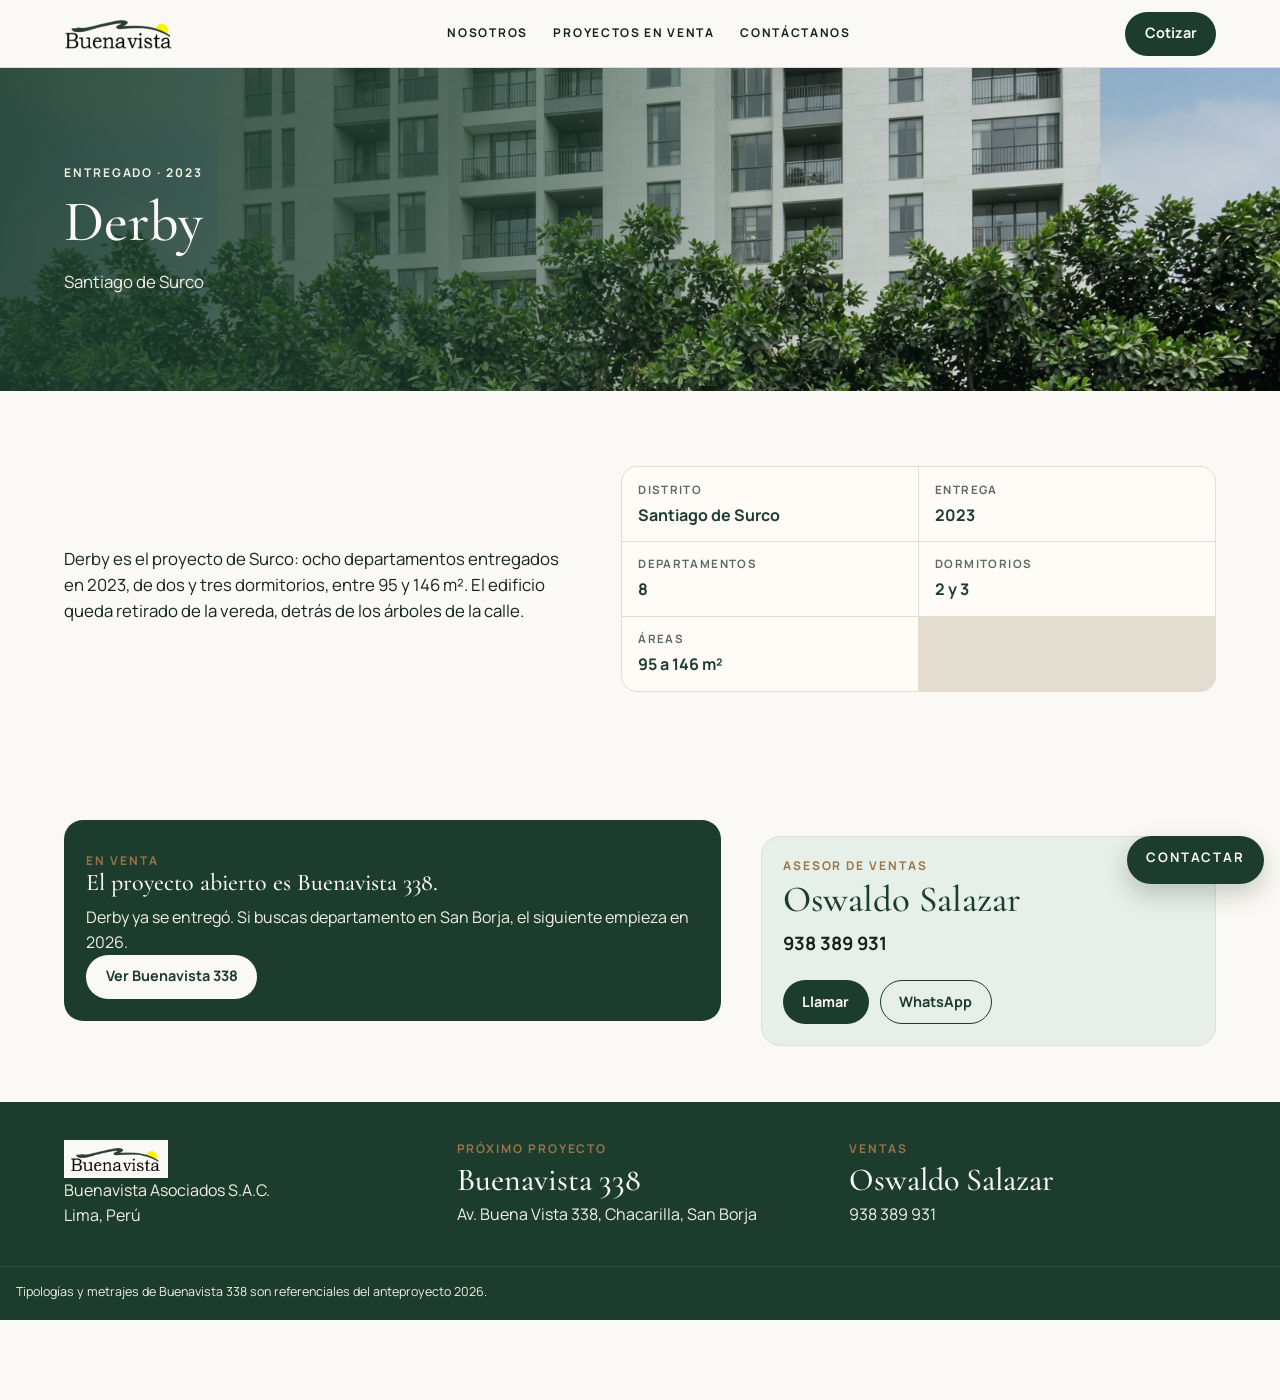
<file: proyectos/derby/index.html>
<!DOCTYPE html>
<html lang="es">
<head>
  <meta charset="utf-8">
  <meta name="viewport" content="width=device-width, initial-scale=1">
  <title>Derby · Buenavista</title>
  <meta name="description" content="Ocho departamentos detrás de una fila de ficus, en Santiago de Surco.">
  <link rel="icon" href="../../favicon.svg" type="image/svg+xml">
  <link rel="preconnect" href="https://fonts.googleapis.com">
  <link rel="preconnect" href="https://fonts.gstatic.com" crossorigin>
  <link href="https://fonts.googleapis.com/css2?family=Cormorant+Garamond:ital,wght@0,500;0,600;0,700;1,500&family=Manrope:wght@400;500;600;700&display=swap" rel="stylesheet">
  <link rel="stylesheet" href="../../css/estilos.css">
</head>
<body>
  <header class="header">
    <div class="wrap header-bar">
      <a href="../../index.html"><img class="logo" src="../../brand/bvlogo.png" alt="Buenavista"></a>
      <nav class="nav" aria-label="Principal">
        <a href="../../index.html#nosotros">Nosotros</a>
        <a href="../../index.html#proyectos">Proyectos en venta</a>
        <a href="../../index.html#contacto">Contáctanos</a>
      </nav>
      <a class="btn btn-solid nav-cta" href="../../proyectos/buenavista-338/index.html#cotizar">Cotizar</a>
      <button class="menu-btn" type="button" aria-expanded="false" aria-label="Abrir menú">Menú</button>
    </div>
    <div class="mobile-nav" hidden>
      <a href="../../index.html#nosotros">Nosotros</a>
      <a href="../../index.html#proyectos">Proyectos en venta</a>
      <a href="../../index.html#contacto">Contáctanos</a>
    </div>
  </header>
  <main id="contenido">
<section class="banner">
  <img src="../../photos/derby.jpg" alt="Edificio Derby en Santiago de Surco">
  <div class="scrim"></div>
  <div class="wrap banner-copy">
    <p class="kicker light">Entregado · 2023</p>
    <h1 class="display title">Derby</h1>
    <p class="lead">Santiago de Surco</p>
  </div>
</section>
<section class="wrap split">
  <p class="lead">Derby es el proyecto de Surco: ocho departamentos entregados en 2023, de dos y tres dormitorios, entre 95 y 146 m². El edificio queda retirado de la vereda, detrás de los árboles de la calle.</p>
  <dl class="facts"><div><dt>Distrito</dt><dd>Santiago de Surco</dd></div><div><dt>Entrega</dt><dd>2023</dd></div><div><dt>Departamentos</dt><dd>8</dd></div><div><dt>Dormitorios</dt><dd>2 y 3</dd></div><div><dt>Áreas</dt><dd>95 a 146 m²</dd></div></dl>
</section>
<section class="wrap split tight">
  <div class="sold">
    <p class="kicker">En venta</p>
    <h2 class="display">El proyecto abierto es Buenavista 338.</h2>
    <p>Derby ya se entregó. Si buscas departamento en San Borja, el siguiente empieza en 2026.</p>
    <a class="btn btn-paper" href="../buenavista-338/index.html">Ver Buenavista 338</a>
  </div>
  <aside class="advisor">
    <p class="kicker">Asesor de ventas</p>
    <p class="display">Oswaldo Salazar</p>
    <a class="phone" href="tel:+51938389931">938 389 931</a>
    <div class="row">
      <a class="btn btn-solid" href="tel:+51938389931">Llamar</a>
      <a class="btn btn-line" href="https://wa.me/51938389931" target="_blank" rel="noopener">WhatsApp</a>
    </div>
  </aside>
</section></main>
  <footer class="footer">
    <div class="wrap footer-grid">
      <div>
        <img class="logo logo-chip" src="../../brand/bvlogo.png" alt="">
        <p>Buenavista Asociados S.A.C.</p>
        <p>Lima, Perú</p>
      </div>
      <div>
        <p class="kicker">Próximo proyecto</p>
        <p class="display">Buenavista 338</p>
        <p>Av. Buena Vista 338, Chacarilla, San Borja</p>
      </div>
      <div>
        <p class="kicker">Ventas</p>
        <p class="display">Oswaldo Salazar</p>
        <p><a href="tel:+51938389931">938 389 931</a></p>
      </div>
    </div>
    <p class="fine">Tipologías y metrajes de Buenavista 338 son referenciales del anteproyecto 2026.</p>
  </footer>
  <a class="dock" href="../../proyectos/buenavista-338/index.html#cotizar">Contactar</a>
  <script src="../../js/sitio.js"></script>
</body>
</html>
</file>
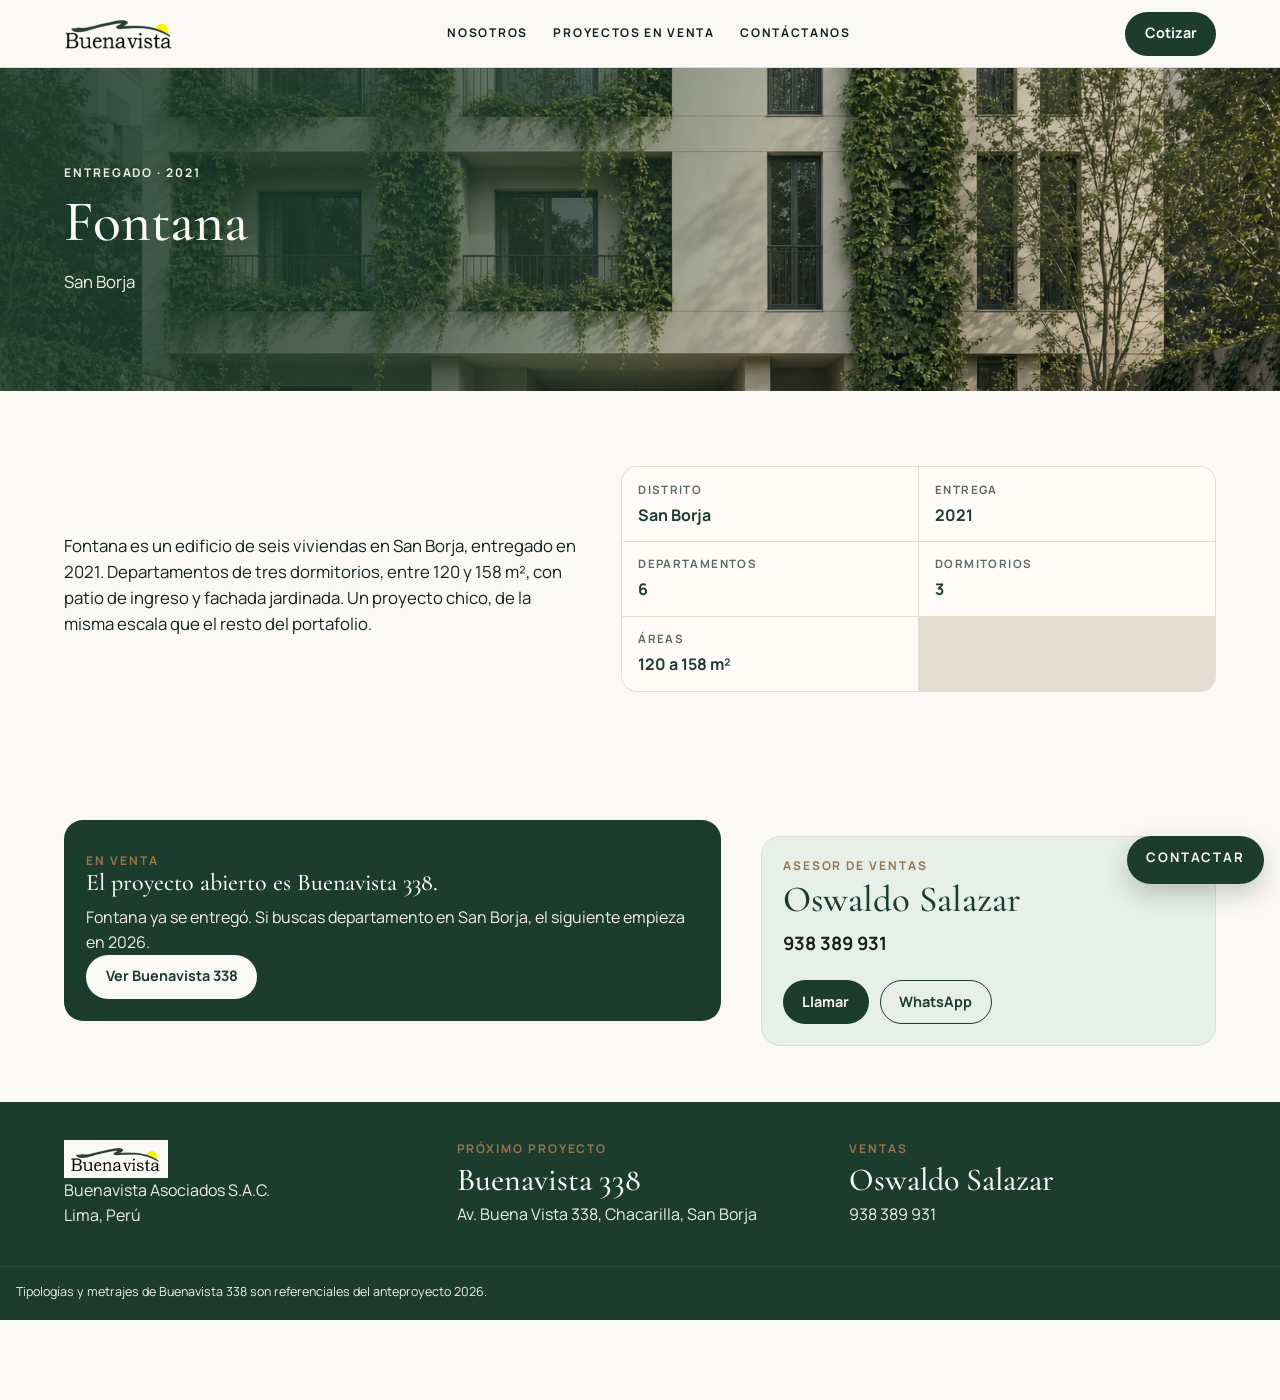
<file: proyectos/fontana/index.html>
<!DOCTYPE html>
<html lang="es">
<head>
  <meta charset="utf-8">
  <meta name="viewport" content="width=device-width, initial-scale=1">
  <title>Fontana · Buenavista</title>
  <meta name="description" content="Seis departamentos de tres dormitorios en un edificio bajo, con patio de ingreso.">
  <link rel="icon" href="../../favicon.svg" type="image/svg+xml">
  <link rel="preconnect" href="https://fonts.googleapis.com">
  <link rel="preconnect" href="https://fonts.gstatic.com" crossorigin>
  <link href="https://fonts.googleapis.com/css2?family=Cormorant+Garamond:ital,wght@0,500;0,600;0,700;1,500&family=Manrope:wght@400;500;600;700&display=swap" rel="stylesheet">
  <link rel="stylesheet" href="../../css/estilos.css">
</head>
<body>
  <header class="header">
    <div class="wrap header-bar">
      <a href="../../index.html"><img class="logo" src="../../brand/bvlogo.png" alt="Buenavista"></a>
      <nav class="nav" aria-label="Principal">
        <a href="../../index.html#nosotros">Nosotros</a>
        <a href="../../index.html#proyectos">Proyectos en venta</a>
        <a href="../../index.html#contacto">Contáctanos</a>
      </nav>
      <a class="btn btn-solid nav-cta" href="../../proyectos/buenavista-338/index.html#cotizar">Cotizar</a>
      <button class="menu-btn" type="button" aria-expanded="false" aria-label="Abrir menú">Menú</button>
    </div>
    <div class="mobile-nav" hidden>
      <a href="../../index.html#nosotros">Nosotros</a>
      <a href="../../index.html#proyectos">Proyectos en venta</a>
      <a href="../../index.html#contacto">Contáctanos</a>
    </div>
  </header>
  <main id="contenido">
<section class="banner">
  <img src="../../photos/fontana.jpg" alt="Edificio Fontana en San Borja">
  <div class="scrim"></div>
  <div class="wrap banner-copy">
    <p class="kicker light">Entregado · 2021</p>
    <h1 class="display title">Fontana</h1>
    <p class="lead">San Borja</p>
  </div>
</section>
<section class="wrap split">
  <p class="lead">Fontana es un edificio de seis viviendas en San Borja, entregado en 2021. Departamentos de tres dormitorios, entre 120 y 158 m², con patio de ingreso y fachada jardinada. Un proyecto chico, de la misma escala que el resto del portafolio.</p>
  <dl class="facts"><div><dt>Distrito</dt><dd>San Borja</dd></div><div><dt>Entrega</dt><dd>2021</dd></div><div><dt>Departamentos</dt><dd>6</dd></div><div><dt>Dormitorios</dt><dd>3</dd></div><div><dt>Áreas</dt><dd>120 a 158 m²</dd></div></dl>
</section>
<section class="wrap split tight">
  <div class="sold">
    <p class="kicker">En venta</p>
    <h2 class="display">El proyecto abierto es Buenavista 338.</h2>
    <p>Fontana ya se entregó. Si buscas departamento en San Borja, el siguiente empieza en 2026.</p>
    <a class="btn btn-paper" href="../buenavista-338/index.html">Ver Buenavista 338</a>
  </div>
  <aside class="advisor">
    <p class="kicker">Asesor de ventas</p>
    <p class="display">Oswaldo Salazar</p>
    <a class="phone" href="tel:+51938389931">938 389 931</a>
    <div class="row">
      <a class="btn btn-solid" href="tel:+51938389931">Llamar</a>
      <a class="btn btn-line" href="https://wa.me/51938389931" target="_blank" rel="noopener">WhatsApp</a>
    </div>
  </aside>
</section></main>
  <footer class="footer">
    <div class="wrap footer-grid">
      <div>
        <img class="logo logo-chip" src="../../brand/bvlogo.png" alt="">
        <p>Buenavista Asociados S.A.C.</p>
        <p>Lima, Perú</p>
      </div>
      <div>
        <p class="kicker">Próximo proyecto</p>
        <p class="display">Buenavista 338</p>
        <p>Av. Buena Vista 338, Chacarilla, San Borja</p>
      </div>
      <div>
        <p class="kicker">Ventas</p>
        <p class="display">Oswaldo Salazar</p>
        <p><a href="tel:+51938389931">938 389 931</a></p>
      </div>
    </div>
    <p class="fine">Tipologías y metrajes de Buenavista 338 son referenciales del anteproyecto 2026.</p>
  </footer>
  <a class="dock" href="../../proyectos/buenavista-338/index.html#cotizar">Contactar</a>
  <script src="../../js/sitio.js"></script>
</body>
</html>
</file>
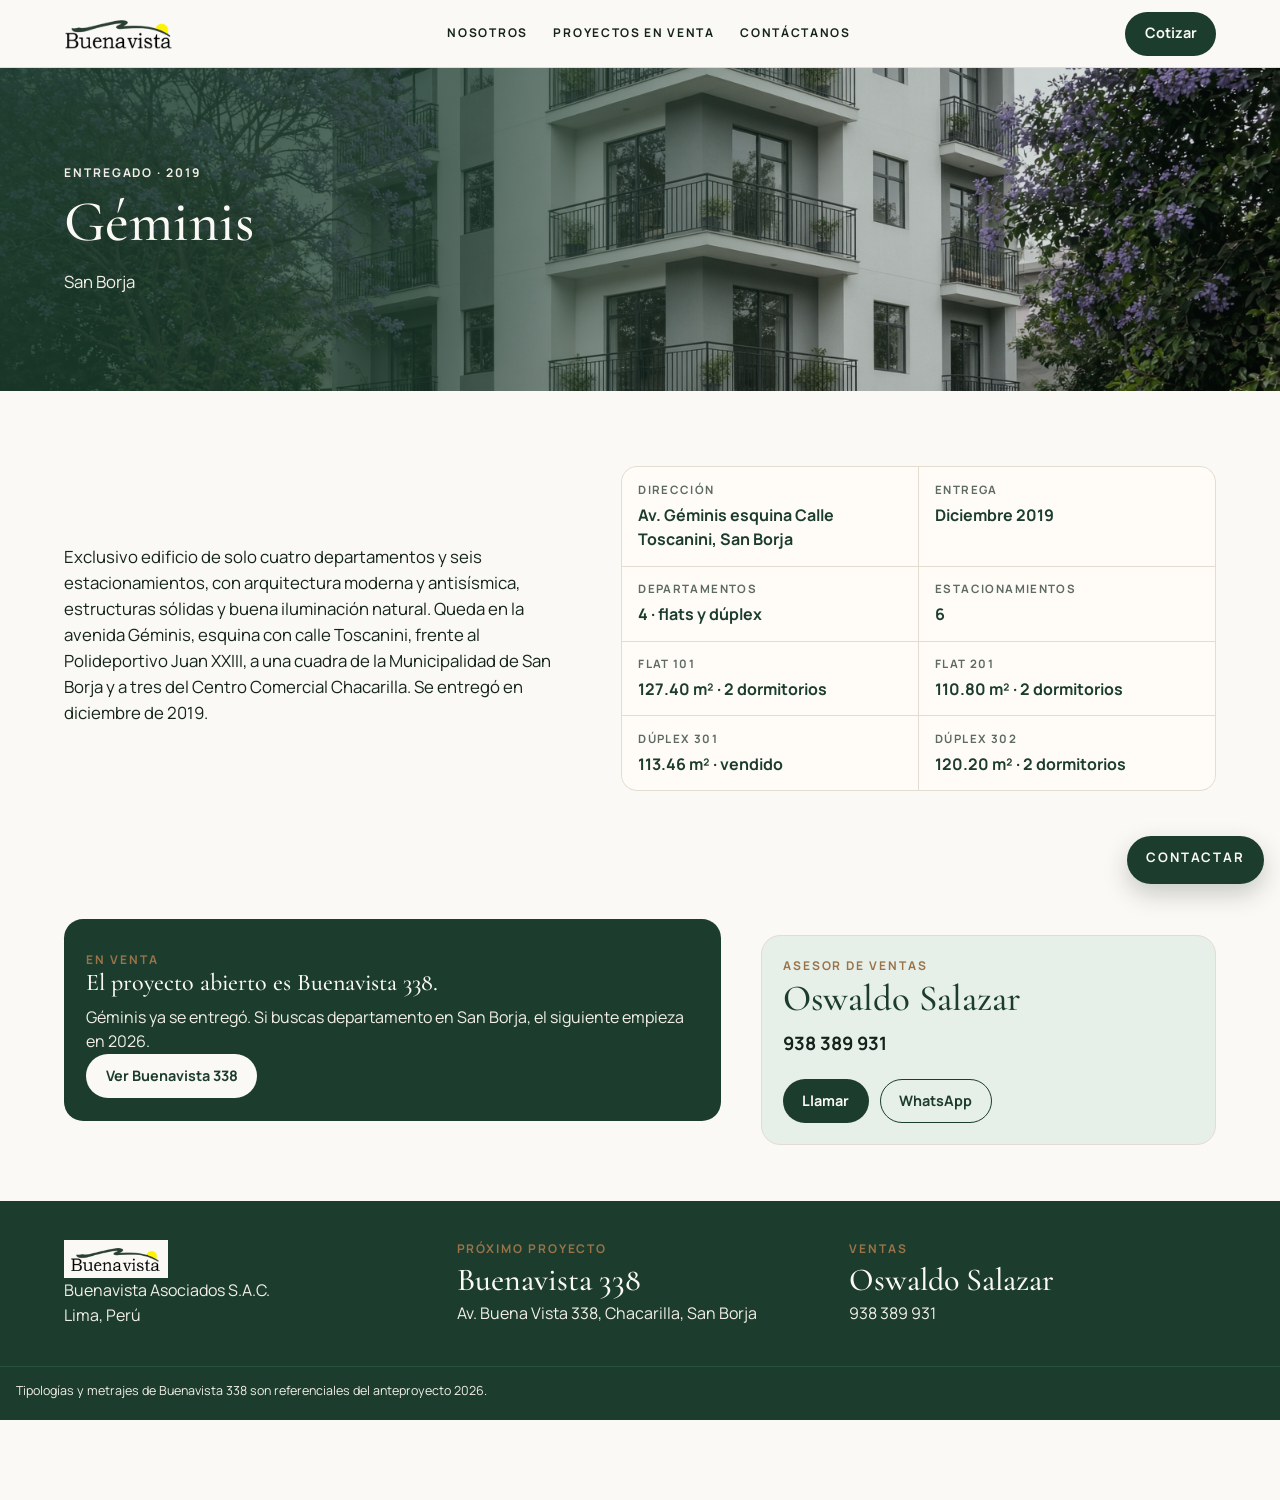
<file: proyectos/geminis/index.html>
<!DOCTYPE html>
<html lang="es">
<head>
  <meta charset="utf-8">
  <meta name="viewport" content="width=device-width, initial-scale=1">
  <title>Géminis · Buenavista</title>
  <meta name="description" content="Edificio de cuatro departamentos y seis estacionamientos en la avenida Géminis, esquina Toscanini.">
  <link rel="icon" href="../../favicon.svg" type="image/svg+xml">
  <link rel="preconnect" href="https://fonts.googleapis.com">
  <link rel="preconnect" href="https://fonts.gstatic.com" crossorigin>
  <link href="https://fonts.googleapis.com/css2?family=Cormorant+Garamond:ital,wght@0,500;0,600;0,700;1,500&family=Manrope:wght@400;500;600;700&display=swap" rel="stylesheet">
  <link rel="stylesheet" href="../../css/estilos.css">
</head>
<body>
  <header class="header">
    <div class="wrap header-bar">
      <a href="../../index.html"><img class="logo" src="../../brand/bvlogo.png" alt="Buenavista"></a>
      <nav class="nav" aria-label="Principal">
        <a href="../../index.html#nosotros">Nosotros</a>
        <a href="../../index.html#proyectos">Proyectos en venta</a>
        <a href="../../index.html#contacto">Contáctanos</a>
      </nav>
      <a class="btn btn-solid nav-cta" href="../../proyectos/buenavista-338/index.html#cotizar">Cotizar</a>
      <button class="menu-btn" type="button" aria-expanded="false" aria-label="Abrir menú">Menú</button>
    </div>
    <div class="mobile-nav" hidden>
      <a href="../../index.html#nosotros">Nosotros</a>
      <a href="../../index.html#proyectos">Proyectos en venta</a>
      <a href="../../index.html#contacto">Contáctanos</a>
    </div>
  </header>
  <main id="contenido">
<section class="banner">
  <img src="../../photos/geminis.jpg" alt="Edificio Géminis en San Borja">
  <div class="scrim"></div>
  <div class="wrap banner-copy">
    <p class="kicker light">Entregado · 2019</p>
    <h1 class="display title">Géminis</h1>
    <p class="lead">San Borja</p>
  </div>
</section>
<section class="wrap split">
  <p class="lead">Exclusivo edificio de solo cuatro departamentos y seis estacionamientos, con arquitectura moderna y antisísmica, estructuras sólidas y buena iluminación natural. Queda en la avenida Géminis, esquina con calle Toscanini, frente al Polideportivo Juan XXIII, a una cuadra de la Municipalidad de San Borja y a tres del Centro Comercial Chacarilla. Se entregó en diciembre de 2019.</p>
  <dl class="facts"><div><dt>Dirección</dt><dd>Av. Géminis esquina Calle Toscanini, San Borja</dd></div><div><dt>Entrega</dt><dd>Diciembre 2019</dd></div><div><dt>Departamentos</dt><dd>4 · flats y dúplex</dd></div><div><dt>Estacionamientos</dt><dd>6</dd></div><div><dt>Flat 101</dt><dd>127.40 m² · 2 dormitorios</dd></div><div><dt>Flat 201</dt><dd>110.80 m² · 2 dormitorios</dd></div><div><dt>Dúplex 301</dt><dd>113.46 m² · vendido</dd></div><div><dt>Dúplex 302</dt><dd>120.20 m² · 2 dormitorios</dd></div></dl>
</section>
<section class="wrap split tight">
  <div class="sold">
    <p class="kicker">En venta</p>
    <h2 class="display">El proyecto abierto es Buenavista 338.</h2>
    <p>Géminis ya se entregó. Si buscas departamento en San Borja, el siguiente empieza en 2026.</p>
    <a class="btn btn-paper" href="../buenavista-338/index.html">Ver Buenavista 338</a>
  </div>
  <aside class="advisor">
    <p class="kicker">Asesor de ventas</p>
    <p class="display">Oswaldo Salazar</p>
    <a class="phone" href="tel:+51938389931">938 389 931</a>
    <div class="row">
      <a class="btn btn-solid" href="tel:+51938389931">Llamar</a>
      <a class="btn btn-line" href="https://wa.me/51938389931" target="_blank" rel="noopener">WhatsApp</a>
    </div>
  </aside>
</section></main>
  <footer class="footer">
    <div class="wrap footer-grid">
      <div>
        <img class="logo logo-chip" src="../../brand/bvlogo.png" alt="">
        <p>Buenavista Asociados S.A.C.</p>
        <p>Lima, Perú</p>
      </div>
      <div>
        <p class="kicker">Próximo proyecto</p>
        <p class="display">Buenavista 338</p>
        <p>Av. Buena Vista 338, Chacarilla, San Borja</p>
      </div>
      <div>
        <p class="kicker">Ventas</p>
        <p class="display">Oswaldo Salazar</p>
        <p><a href="tel:+51938389931">938 389 931</a></p>
      </div>
    </div>
    <p class="fine">Tipologías y metrajes de Buenavista 338 son referenciales del anteproyecto 2026.</p>
  </footer>
  <a class="dock" href="../../proyectos/buenavista-338/index.html#cotizar">Contactar</a>
  <script src="../../js/sitio.js"></script>
</body>
</html>
</file>
<file: css/estilos.css>
:root {
  --ink: #14241c;
  --forest: #1c3d2e;
  --leaf: #2f6a4a;
  --moss: #e6efe8;
  --cream: #f3efe6;
  --paper: #fbf9f5;
  --brass: #9a7348;
  --line: #e3dcd0;
  --muted: #5e6b63;
  --card: #fffcf8;
  --display: "Cormorant Garamond", "Times New Roman", serif;
  --sans: "Manrope", ui-sans-serif, system-ui, sans-serif;
}
* { box-sizing: border-box; }
html { scroll-behavior: smooth; color-scheme: light; }
body {
  margin: 0;
  background: var(--paper);
  color: var(--ink);
  font-family: var(--sans);
  line-height: 1.55;
  padding-bottom: 5rem;
}
img { max-width: 100%; display: block; }
a { color: inherit; text-decoration: none; }
button, [role="button"] { cursor: pointer; font-family: inherit; }
h1, h2, h3, p { margin: 0; }
ul { margin: 0; padding: 0; list-style: none; }
.wrap { width: min(72rem, calc(100% - 2rem)); margin-inline: auto; }
.display { font-family: var(--display); font-weight: 500; line-height: 1.05; color: var(--forest); }
.title { font-size: clamp(2.4rem, 5vw, 3.6rem); margin-top: 0.6rem; }
.kicker {
  color: var(--brass);
  font-size: 0.75rem;
  font-weight: 700;
  letter-spacing: 0.16em;
  text-transform: uppercase;
}
.kicker.leaf { color: var(--leaf); }
.muted { color: var(--muted); }
.lead { font-size: 1.05rem; margin-top: 1rem; }
.strong { font-weight: 700; }
.header {
  position: sticky;
  top: 0;
  z-index: 20;
  background: rgba(251, 249, 245, 0.95);
  border-bottom: 1px solid var(--line);
  backdrop-filter: blur(10px);
}
.header-bar { height: 4.2rem; display: flex; align-items: center; justify-content: space-between; gap: 1rem; }
.logo { height: 2.4rem; width: auto; }
.nav { display: none; gap: 1.6rem; }
.nav a { font-size: 0.75rem; font-weight: 700; letter-spacing: 0.14em; text-transform: uppercase; }
.nav-cta { display: none; }
.menu-btn {
  border: 0;
  background: transparent;
  color: var(--forest);
  font-weight: 700;
  letter-spacing: 0.12em;
  text-transform: uppercase;
  min-height: 2.75rem;
}
.mobile-nav { border-top: 1px solid var(--line); padding: 0.5rem 1rem 1rem; }
.mobile-nav a { display: block; font-family: var(--display); font-size: 2rem; padding: 0.45rem 0; color: var(--forest); }
.btn {
  display: inline-flex;
  align-items: center;
  justify-content: center;
  min-height: 2.75rem;
  padding: 0.6rem 1.15rem;
  border-radius: 999px;
  font-size: 0.9rem;
  font-weight: 700;
  border: 1px solid transparent;
}
.btn-solid { background: var(--forest); color: var(--paper); }
.btn-line { background: transparent; color: var(--forest); border-color: var(--forest); }
.btn-paper { background: var(--paper); color: var(--forest); }
.btn-block { width: 100%; }
.row { display: flex; flex-wrap: wrap; gap: 0.7rem; margin-top: 1.4rem; }
.hero, .split { display: grid; gap: 1.6rem; padding: 2.2rem 0; align-items: center; }
.frame { width: 100%; aspect-ratio: 16/9; object-fit: cover; border-radius: 1.2rem; }
.stats { border-block: 1px solid var(--line); }
.stats-grid { display: grid; grid-template-columns: 1fr 1fr; }
.stats-grid div { padding: 1.2rem 0.2rem; }
.stats-grid dt { font-family: var(--display); font-size: 2.3rem; color: var(--forest); }
.stats-grid dd { margin: 0.2rem 0 0; color: var(--muted); font-size: 0.92rem; }
.points { margin-top: 1.4rem; }
.points li { border-top: 1px solid var(--line); padding: 0.8rem 0; display: grid; gap: 0.2rem; }
.points span { color: var(--muted); font-size: 0.92rem; }
.band { background: var(--cream); }
.section { padding: 3rem 0; }
.feature, .past {
  display: grid;
  margin-top: 1.4rem;
  border: 1px solid var(--line);
  border-radius: 1.2rem;
  overflow: hidden;
  background: var(--card);
}
.feature img, .past img { width: 100%; height: 16rem; object-fit: cover; }
.feature > div, .past > div { padding: 1.3rem; display: grid; gap: 0.55rem; }
.feature h3, .past h3 { font-size: 2.4rem; }
.mini { display: grid; grid-template-columns: 1fr 1fr; gap: 0.8rem; margin-top: 0.4rem; }
.mini dt { color: var(--muted); font-size: 0.85rem; }
.mini dd { margin: 0.15rem 0 0; color: var(--forest); font-weight: 700; }
.more { color: var(--forest); font-weight: 700; margin-top: 0.4rem; }
.specs { color: var(--forest); font-weight: 700; font-size: 0.92rem; }
.stack { display: grid; gap: 1rem; }
.card, .advisor { border: 1px solid var(--line); border-radius: 1.2rem; padding: 1.3rem; }
.card { background: var(--card); }
.advisor { background: var(--moss); margin-top: 1rem; }
.advisor .display, .card .display { font-size: 2.3rem; margin-top: 0.3rem; }
.phone { display: block; margin-top: 0.6rem; font-size: 1.15rem; font-weight: 700; }
.form { display: grid; gap: 0.85rem; }
.form label { display: grid; gap: 0.35rem; font-size: 0.75rem; font-weight: 700; letter-spacing: 0.12em; text-transform: uppercase; color: var(--forest); }
.form input, .form textarea {
  width: 100%;
  border: 1px solid var(--line);
  background: var(--paper);
  color: var(--ink);
  border-radius: 0.8rem;
  padding: 0.75rem 0.9rem;
  font: 400 0.95rem var(--sans);
  letter-spacing: 0;
  text-transform: none;
}
.form input.is-bad, .form textarea.is-bad { border-color: var(--brass); }
.form-error { color: var(--brass); font-size: 0.85rem; }
.form-ok { color: var(--forest); font-weight: 600; }
.form-note { font-size: 0.92rem; letter-spacing: 0; text-transform: none; font-weight: 400; }
.hero-page { padding-top: 1.2rem; }
.overlap {
  position: relative;
  margin-top: -3.2rem;
  background: var(--paper);
  border: 1px solid var(--line);
  border-radius: 1.2rem;
  padding: 1.2rem;
  max-width: 36rem;
}
.facts { display: grid; gap: 1px; background: var(--line); border: 1px solid var(--line); border-radius: 1rem; overflow: hidden; margin-top: 1.2rem; }
.facts div { background: var(--card); padding: 0.85rem 1rem; }
.facts dt { color: var(--muted); font-size: 0.72rem; font-weight: 700; letter-spacing: 0.12em; text-transform: uppercase; }
.facts dd { margin: 0.25rem 0 0; color: var(--forest); font-weight: 700; }
.features { display: grid; gap: 0.8rem; margin-top: 1.2rem; }
.features li { background: var(--card); border: 1px solid var(--line); border-radius: 1rem; padding: 1rem; }
.features h3 { font-size: 1rem; color: var(--forest); }
.features p { color: var(--muted); font-size: 0.92rem; margin-top: 0.35rem; }
.gallery { display: grid; gap: 0.8rem; margin-top: 1rem; }
.gallery img { height: 14rem; width: 100%; object-fit: cover; border-radius: 1rem; }
.filters { display: flex; flex-wrap: wrap; gap: 0.5rem; margin-top: 1rem; }
.chip {
  min-height: 2.75rem;
  border-radius: 999px;
  border: 1px solid var(--line);
  background: transparent;
  color: var(--forest);
  padding: 0 1rem;
  font-weight: 700;
}
.chip.is-on { background: var(--forest); color: var(--paper); border-color: var(--forest); }
.units { margin-top: 0.8rem; border: 1px solid var(--line); border-radius: 1rem; overflow: hidden; }
.units li { display: grid; gap: 0.7rem; padding: 1rem; border-top: 1px solid var(--line); }
.units li:first-child { border-top: 0; }
.tipo { font-family: var(--display); font-size: 2.4rem; color: var(--forest); line-height: 1; }
.map { margin-top: 1rem; border: 1px solid var(--line); border-radius: 1rem; overflow: hidden; background: var(--card); }
.map iframe { width: 100%; height: 22rem; border: 0; }
.sold { background: var(--forest); color: var(--cream); border-radius: 1.2rem; padding: 1.4rem; }
.sold .display, .sold .kicker { color: var(--paper); }
.sold .kicker { color: var(--brass); }
.sold p { margin-top: 0.6rem; }
.footer { background: var(--forest); color: var(--cream); }
.footer-grid { display: grid; gap: 1.6rem; padding: 2.4rem 0; }
.footer .display { color: var(--paper); font-size: 2rem; margin: 0.3rem 0; }
.logo-chip { background: var(--paper); padding: 0.2rem 0.4rem; }
.fine { border-top: 1px solid rgba(47, 106, 74, 0.45); margin: 0; padding: 0.9rem 1rem 1.2rem; font-size: 0.78rem; color: var(--cream); }
.fine.dark { color: var(--muted); border: 0; padding: 0.8rem 0 0; }
.dock {
  position: fixed;
  right: 1rem;
  bottom: 1rem;
  z-index: 30;
  background: var(--forest);
  color: var(--paper);
  min-height: 3rem;
  padding: 0.7rem 1.2rem;
  border-radius: 999px;
  font-size: 0.82rem;
  font-weight: 700;
  letter-spacing: 0.14em;
  text-transform: uppercase;
  box-shadow: 0 10px 24px rgba(20, 36, 28, 0.22);
}
.stack-sm { display: grid; gap: 0.8rem; }
.tight { padding-top: 0; }
.home-hero { display: grid; background: var(--forest); color: var(--cream); }
.home-hero img { width: 100%; height: 18rem; object-fit: cover; order: -1; }
.home-copy { padding: 2.4rem 1rem 2.8rem; }
.home-hero .display, .launch-copy .display, .banner-copy .display { color: var(--paper); }
.kicker.light { color: var(--cream); }
.cream { color: var(--cream); }
.btn-ghost { background: transparent; color: var(--paper); border-color: rgba(251, 249, 245, 0.45); }
.block { margin-top: 3rem; }
.cards { display: grid; gap: 1.2rem; margin-top: 1.2rem; }
.card-project { display: flex; flex-direction: column; border: 1px solid var(--line); border-radius: 1.2rem; overflow: hidden; background: var(--card); color: inherit; }
.card-project img { width: 100%; aspect-ratio: 4 / 3; object-fit: cover; }
.card-project > div { padding: 1.1rem 1.15rem 1.3rem; display: grid; gap: 0.45rem; }
.card-project h3 { font-size: 2.2rem; }
.shot { position: relative; }
.badge {
  position: absolute; top: 0.8rem; left: 0.8rem;
  background: rgba(251, 249, 245, 0.95); color: var(--forest);
  border-radius: 999px; padding: 0.35rem 0.75rem;
  font-size: 0.72rem; font-weight: 700; letter-spacing: 0.12em; text-transform: uppercase;
}
.mini-3 { display: grid; grid-template-columns: repeat(3, 1fr); gap: 0.5rem; margin-top: 0.4rem; border-top: 1px solid var(--line); padding-top: 0.75rem; }
.mini-3 dt { color: var(--muted); font-size: 0.68rem; letter-spacing: 0.08em; text-transform: uppercase; }
.mini-3 dd { margin: 0.2rem 0 0; color: var(--forest); font-weight: 700; font-size: 0.85rem; }
.launch-hero, .banner { position: relative; overflow: hidden; }
.launch-hero > img, .banner > img { position: absolute; inset: 0; width: 100%; height: 100%; object-fit: cover; }
.scrim { position: absolute; inset: 0; background: color-mix(in srgb, var(--forest) 74%, transparent); }
.launch-grid, .banner-copy { position: relative; z-index: 1; }
.launch-grid { display: grid; gap: 1.2rem; padding: 2rem 0 2.4rem; }
.launch-copy p, .banner-copy p { color: var(--cream); }
.banner-copy { padding: 4.5rem 0; }
.hero-stats { display: grid; grid-template-columns: repeat(3, 1fr); gap: 0.6rem; margin-top: 1.4rem; border-top: 1px solid rgba(251, 249, 245, 0.25); padding-top: 1rem; }
.hero-stats dt { color: var(--cream); font-size: 0.68rem; letter-spacing: 0.12em; text-transform: uppercase; }
.hero-stats dd { margin: 0.2rem 0 0; color: var(--paper); font-weight: 700; font-size: 1.15rem; }
.unit-grid { display: grid; gap: 0.8rem; margin-top: 1rem; list-style: none; padding: 0; }
.unit-grid li { border: 1px solid var(--line); border-radius: 1rem; padding: 1rem; background: var(--card); display: grid; gap: 0.8rem; align-content: space-between; }
.feature-box { display: grid; border: 1px solid var(--line); border-radius: 1rem; overflow: hidden; background: var(--card); margin-top: 1.2rem; }
.feature-box img { width: 100%; height: 16rem; object-fit: cover; }
.feature-box ul { margin: 0; padding: 0; list-style: none; }
.feature-box li { padding: 0.85rem 1rem; border-top: 1px solid var(--line); }
.feature-box h3 { font-size: 1rem; color: var(--forest); }
.feature-box p { color: var(--muted); font-size: 0.92rem; margin-top: 0.25rem; }
.map-card { border: 1px solid var(--line); border-radius: 1rem; overflow: hidden; background: var(--card); }
.map-head { padding: 1.3rem 1.3rem 0.4rem; }
.map-card iframe { width: 100%; height: 22rem; border: 0; }
.tipo-pick .display { font-size: 2.4rem; margin-top: 0.2rem; }
.tipo-meta { font-weight: 700; margin-top: 0.35rem; }
@media (min-width: 800px) {
  .nav, .nav-cta { display: inline-flex; }
  .menu-btn, .mobile-nav { display: none !important; }
  .hero, .split { grid-template-columns: 1fr 1.15fr; gap: 2.5rem; padding: 3.5rem 0; }
  .hero-page { grid-template-columns: 1fr; }
  .stats-grid { grid-template-columns: repeat(4, 1fr); }
  .stats-grid div + div { border-left: 1px solid var(--line); padding-left: 1.2rem; }
  .feature, .past { grid-template-columns: 1.1fr 1fr; }
  .feature img, .past img { height: 100%; min-height: 18rem; }
  .footer-grid, .facts, .features, .gallery { grid-template-columns: repeat(3, 1fr); }
  .facts { grid-template-columns: 1fr 1fr; }
  .units li { grid-template-columns: 8rem 1fr auto; align-items: center; }
  .split.tight { grid-template-columns: 1.3fr 0.9fr; align-items: start; }
  .home-hero { grid-template-columns: 5fr 7fr; min-height: 36rem; }
  .home-copy { display: flex; flex-direction: column; justify-content: flex-end; padding: 3rem 2.2rem; }
  .home-hero img { order: 0; height: 100%; min-height: 36rem; }
  .cards, .unit-grid, .gallery { grid-template-columns: 1fr 1fr; }
  .gallery { grid-template-columns: repeat(3, 1fr); }
  .launch-grid { grid-template-columns: 1fr 1fr; align-items: start; padding: 3.2rem 0; }
  .launch-hero .scrim, .banner .scrim {
    background: linear-gradient(105deg, color-mix(in srgb, var(--forest) 90%, transparent) 0%, color-mix(in srgb, var(--forest) 72%, transparent) 34%, color-mix(in srgb, var(--forest) 24%, transparent) 62%, color-mix(in srgb, var(--forest) 10%, transparent) 100%);
  }
  .feature-box { grid-template-columns: 5fr 7fr; }
  .feature-box img { height: 100%; }
  .banner-copy { padding: 6rem 0; }
}
@media (prefers-reduced-motion: reduce) {
  html { scroll-behavior: auto; }
}
</file>
